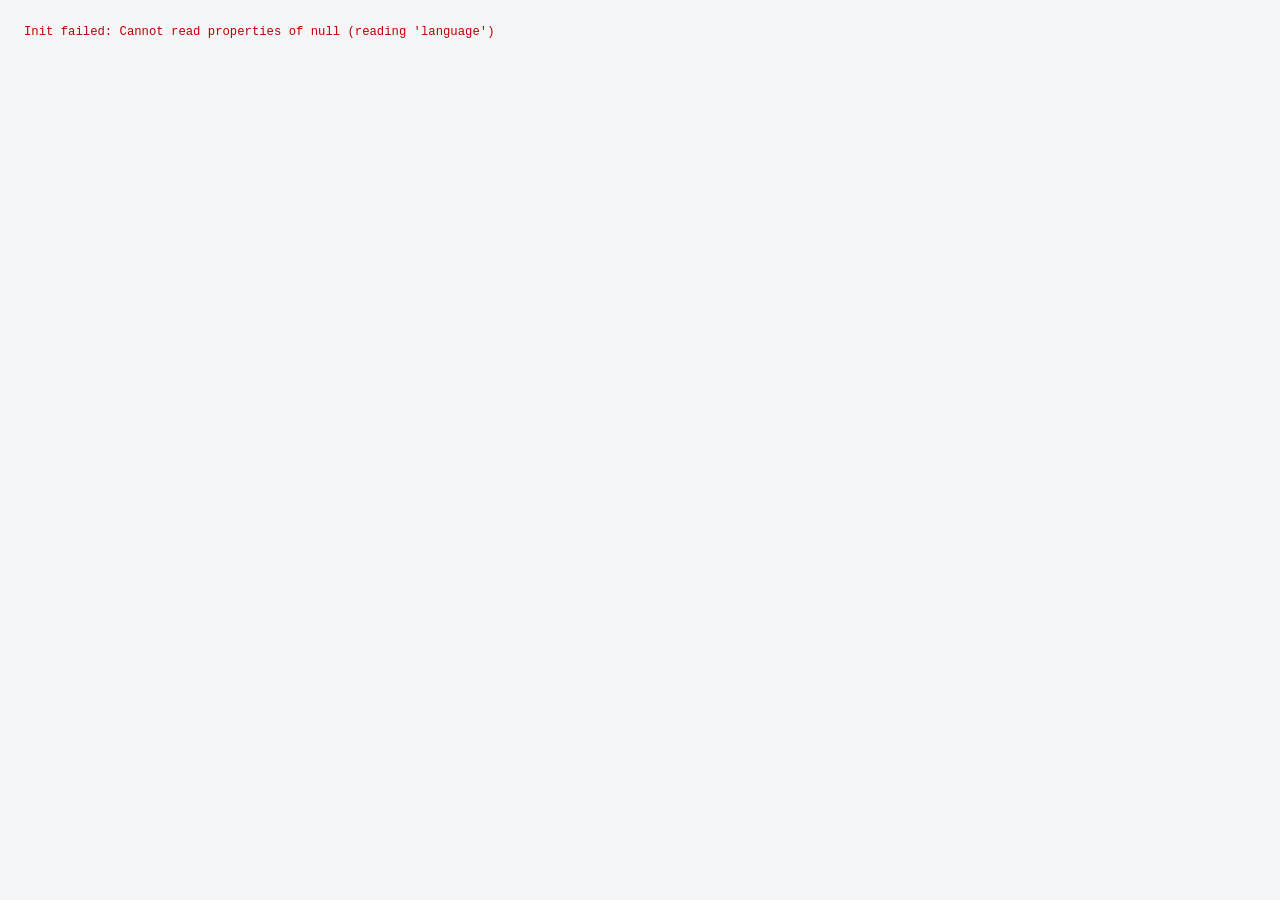
<file: index.html>
<!DOCTYPE html>
<html lang="nl">
<head>
  <meta charset="UTF-8">
  <meta name="viewport" content="width=device-width, initial-scale=1.0">
  <title>signCollect — menu beta</title>
  <link rel="stylesheet" href="https://cdn.jsdelivr.net/npm/bootstrap@5.3.2/dist/css/bootstrap.min.css">
  <link rel="stylesheet" href="https://cdnjs.cloudflare.com/ajax/libs/font-awesome/6.5.1/css/all.min.css">
  <link rel="stylesheet" href="css/theme.css">
  <link rel="stylesheet" href="css/filters.css">
  <link rel="stylesheet" href="css/table.css">
  <link rel="stylesheet" href="css/modals.css">
  <link rel="stylesheet" href="css/video.css">
  <link rel="stylesheet" href="css/wizard.css">
</head>
<body>

<header class="app-header">
  <button class="btn-burger" id="burgerBtn" aria-label="Menu" title="Menu">
    <i class="fas fa-bars"></i>
  </button>
  <div class="brand">
    <i class="fas fa-hands-asl-interpreting"></i>
    <span>signCollect</span>
    <span class="tag" id="contextTag">Signio</span>
  </div>
  <div class="context-toggle" role="tablist" aria-label="Bron">
    <button type="button" class="ctx-opt" data-ctx="signbank" role="tab"><i class="fas fa-database"></i> Signbank</button>
    <button type="button" class="ctx-opt active" data-ctx="signio" role="tab"><i class="fas fa-bolt"></i> Signio</button>
  </div>
  <div id="datasetSwitcher" class="dataset-switcher" hidden></div>
  <div class="user">
    <span id="userBadge"></span>
    <a class="btn-logout" href="/logout.html" data-i18n-attr="title:menu.logout" title="Uitloggen"><i class="fas fa-sign-out-alt"></i></a>
  </div>
</header>

<aside class="nav-drawer hidden" id="navDrawer" aria-hidden="true">
  <header class="nav-drawer-head">
    <span><i class="fas fa-compass"></i> <span data-i18n="menu.title">Navigatie</span></span>
    <button class="close" data-drawer-close>&times;</button>
  </header>
  <nav class="nav-drawer-body">
    <section>
      <h4 data-i18n="menu.section.main">Hoofdmenu</h4>
      <a href="#glos-wizard" id="navGlosWizard"><i class="fas fa-wand-magic-sparkles"></i> <span data-i18n="menu.item.glos_wizard">Glos Wizard</span></a>
      <a href="https://signcollect.nl/videoFix/index.html"><i class="fas fa-crop"></i> <span data-i18n="menu.item.video_crop">Video Crop fix</span></a>
      <a href="https://signcollect.nl/studioIndex/"><i class="fas fa-clapperboard"></i> <span data-i18n="menu.item.studio">Studio Videos</span></a>
      <a href="https://mocap.signcollect.nl"><i class="fas fa-bullseye"></i> <span data-i18n="menu.item.mocap">Motion Capture</span></a>
      <a href="https://signcollect.nl/zin/zinnen.html"><i class="fas fa-comment"></i> <span data-i18n="menu.item.zinnen">Zinnen Interface</span></a>
      <a href="https://signcollect.nl/nmm/fastView.html"><i class="fas fa-face-smile"></i> <span data-i18n="menu.item.nmm">NMM Site</span></a>
      <a href="https://signcollect.nl/hh/index.html"><i class="fas fa-heart-pulse"></i> <span data-i18n="menu.item.hh">Health Holland Interface</span></a>
      <a href="https://signcollect.nl/downloadVideos/downloadThemaVideo.html"><i class="fas fa-download"></i> <span data-i18n="menu.item.downloader">Video Downloader</span></a>
    </section>

    <section>
      <h4 data-i18n="menu.section.manage">Beheer</h4>
      <a href="https://signcollect.nl/menu_beta/labels_add.html"><i class="fas fa-tags"></i> <span data-i18n="menu.item.labels">Labels toevoegen</span></a>
      <a href="https://signcollect.nl/menu_beta/batch_add.html"><i class="fas fa-stream"></i> <span data-i18n="menu.item.batch">Batch toevoegen</span></a>
      <a href="https://signcollect.nl/themas.html"><i class="fas fa-folder-tree"></i> <span data-i18n="menu.item.themas">Themas Aanpassen</span></a>
    </section>

    <section class="admin-only" hidden>
      <h4 data-i18n="menu.section.admin">Admin</h4>
      <a href="https://signcollect.nl/menu_beta/users.html"><i class="fas fa-users-gear"></i> <span data-i18n="menu.item.users">Gebruikers Beheren</span></a>
      <a href="https://signcollect.nl/menu_beta/signbank.php"><i class="fas fa-right-left"></i> <span>Signbank koppeling</span></a>
    </section>

    <section class="gomer-only" hidden>
      <h4 data-i18n="menu.section.stats">Statistieken</h4>
      <a href="https://signcollect.nl/menu_beta/activity.html"><i class="fas fa-chart-line"></i> <span data-i18n="menu.item.user_stats">Gebruikersactiviteit</span></a>
    </section>

    <section>
      <h4 data-i18n="menu.section.account">Account</h4>
      <a href="#" id="navChangePassword"><i class="fas fa-key"></i> <span data-i18n="menu.change_password">Wachtwoord wijzigen</span></a>
      <a href="#" id="navLogout" class="logout"><i class="fas fa-sign-out-alt"></i> <span data-i18n="menu.logout">Uitloggen</span></a>
    </section>
  </nav>
</aside>
<div class="nav-drawer-overlay hidden" id="navDrawerOverlay"></div>

<main>
  <section class="filter-bar">
    <div class="search">
      <i class="fas fa-search"></i>
      <input type="text" id="searchInput" placeholder="Zoek op glos, EN, of senses…" autocomplete="off" data-i18n-attr="placeholder:filter.search.placeholder">
    </div>
    <div class="filter-group">
      <label data-i18n="filter.owner">Eigenaar</label>
      <select id="ownerSelect"></select>
    </div>
    <div class="filter-group">
      <label data-i18n="filter.sort">Sortering</label>
      <select id="sortSelect">
        <option value="glos_az" selected data-i18n="filter.sort.glos_az">Glos A → Z</option>
        <option value="glos_za" data-i18n="filter.sort.glos_za">Glos Z → A</option>
        <option value="latest_capture" data-i18n="filter.sort.latest_capture">Laatste opname eerst</option>
        <option value="oldest_capture" data-i18n="filter.sort.oldest_capture">Oudste opname eerst</option>
        <option value="newest" data-i18n="filter.sort.newest">Nieuwste eerst</option>
        <option value="oldest" data-i18n="filter.sort.oldest">Oudste eerst</option>
      </select>
    </div>
    <div class="filter-group">
      <label data-i18n="filter.thema">Thema</label>
      <select id="themaSelect"><option value="" data-i18n="multi.all">— alle —</option></select>
    </div>
    <div class="filter-group multi">
      <label data-i18n="filter.label">Labels</label>
      <details class="multi-select" id="labelsMulti">
        <summary><span class="multi-summary">— alle —</span></summary>
        <div class="multi-list"></div>
      </details>
    </div>
    <div class="filter-group multi">
      <label data-i18n="filter.status">Status</label>
      <details class="multi-select" id="statusMulti">
        <summary><span class="multi-summary">— alle —</span></summary>
        <div class="multi-list">
          <label><input type="checkbox" value="hidden"> <span data-i18n="filter.status.hidden">Verborgen</span></label>
          <label><input type="checkbox" value="no_label"> <span data-i18n="filter.status.no_label">Geen label</span></label>
          <label><input type="checkbox" value="no_thema"> <span data-i18n="filter.status.no_thema">Geen thema</span></label>
          <label><input type="checkbox" value="no_zelfopname"> <span data-i18n="filter.status.no_zelfopname">Geen zelfopname</span></label>
          <label><input type="checkbox" value="has_zelfopname"> <span data-i18n="filter.status.has_zelfopname">Heeft zelfopname</span></label>
          <label><input type="checkbox" value="no_studio_video"> <span data-i18n="filter.status.no_studio_video">Geen studio video</span></label>
          <label><input type="checkbox" value="has_studio_video"> <span data-i18n="filter.status.has_studio_video">Heeft studio opname</span></label>
          <label><input type="checkbox" value="extern_duplicate"> <span data-i18n="filter.status.extern_duplicate">Extern duplicaat</span></label>
        </div>
      </details>
    </div>
    <button class="btn btn-primary btn-add" id="addGlossBtn"><i class="fas fa-plus"></i> <span data-i18n="add.title">Nieuwe glos</span></button>
  </section>

  <section class="result-meta">
    <span id="resultMeta">Laden…</span>
    <span class="spacer"></span>
    <button class="btn btn-link btn-sm" id="resetFiltersBtn"><i class="fas fa-rotate-left"></i> <span data-i18n="filter.reset">Reset filters</span></button>
  </section>

  <section class="table-wrap">
    <div id="glossList" class="gloss-list"></div>
    <div class="empty-state" id="emptyState" style="display:none">
      <i class="fas fa-folder-open"></i>
      <p data-i18n="empty.hint">Geen glossen gevonden voor deze filters.</p>
    </div>
  </section>

  <nav class="pager" id="pager"></nav>
</main>

<!-- Add gloss modal -->
<div class="modal-backdrop hidden" id="addModal">
  <div class="modal">
    <header><h3 data-i18n="add.title">Nieuwe glos</h3><button class="close" data-close>&times;</button></header>
    <form id="addForm">
      <label><span class="add-form-label-glos-local">Glos NL</span> <span class="req">*</span><input name="glos" required maxlength="255"></label>
      <label>Glos EN <span class="req">*</span><input name="glos_engels" required maxlength="255"></label>
      <label>Thema<input name="thema" list="themaList" maxlength="255"><datalist id="themaList"></datalist></label>
      <label>Labels<details class="multi-select compact" id="addLabelsMulti">
        <summary><span class="multi-summary">— geen —</span></summary>
        <div class="multi-list"></div>
      </details></label>
      <label><span class="add-form-label-senses-local">Senses NL</span><div class="senses-editor" data-name="senses"></div></label>
      <label>Senses EN<div class="senses-editor" data-name="sensesEngels"></div></label>
      <footer>
        <button type="button" class="btn" data-close data-i18n="btn.cancel">Annuleren</button>
        <button type="submit" class="btn btn-primary" data-i18n="add.submit">Aanmaken</button>
      </footer>
    </form>
  </div>
</div>

<!-- Change password modal -->
<div class="modal-backdrop hidden" id="passwordModal">
  <div class="modal">
    <header><h3 data-i18n="password.title">Wachtwoord wijzigen</h3><button class="close" data-close>&times;</button></header>
    <form id="passwordForm">
      <label><span data-i18n="password.current">Huidig wachtwoord</span> <span class="req">*</span><input type="password" name="current" required autocomplete="current-password"></label>
      <label><span data-i18n="password.new">Nieuw wachtwoord</span> <span class="req">*</span><input type="password" name="new" required minlength="8" maxlength="255" autocomplete="new-password"></label>
      <label><span data-i18n="password.repeat">Herhaal nieuw wachtwoord</span> <span class="req">*</span><input type="password" name="repeat" required minlength="8" maxlength="255" autocomplete="new-password"></label>
      <footer>
        <button type="button" class="btn" data-close data-i18n="btn.cancel">Annuleren</button>
        <button type="submit" class="btn btn-primary" data-i18n="btn.save">Opslaan</button>
      </footer>
    </form>
  </div>
</div>

<!-- Record video modal -->
<div class="modal-backdrop hidden" id="recordModal">
  <div class="modal">
    <header><h3 data-i18n="record.title">Zelfopname</h3><button class="close" data-close>&times;</button></header>
    <div class="record-body">
      <video id="recordPreview" autoplay muted playsinline></video>
      <div class="record-meta"><span id="recordStatus" data-i18n="record.status.ready">Klaar</span><span id="recordTimer">0:00</span></div>
    </div>
    <footer>
      <button type="button" class="btn" data-close data-i18n="btn.cancel">Annuleren</button>
      <button type="button" class="btn btn-danger" id="recordToggle"><i class="fas fa-circle"></i> Opname starten</button>
      <!-- "Opname starten" is set dynamically by JS -->
    </footer>
  </div>
</div>

<!-- Signbank push modal -->
<div class="modal-backdrop hidden" id="signbankModal">
  <div class="modal large">
    <header>
      <h3 id="signbankTitle">Push naar Signbank</h3>
      <button class="close" data-close>&times;</button>
    </header>
    <div class="signbank-body" id="signbankBody"></div>
    <footer>
      <span class="signbank-status" id="signbankFooterStatus"></span>
      <button type="button" class="btn" id="signbankRetryBtn" data-i18n="sb.btn.retry">Opnieuw verzenden</button>
      <button type="button" class="btn" data-close data-i18n="btn.close">Sluiten</button>
    </footer>
  </div>
</div>

<!-- Signbank compare modal -->
<div class="modal-backdrop hidden" id="sbCompareModal">
  <div class="modal large">
    <header>
      <h3 id="sbCompareTitle">Vergelijking met Signbank</h3>
      <button class="close" data-close>&times;</button>
    </header>
    <div class="sb-compare-body" id="sbCompareBody"></div>
    <footer>
      <span class="signbank-status" id="sbCompareStatus"></span>
      <a class="btn btn-link" id="sbCompareOpenLink" target="_blank" rel="noopener" hidden>
        <i class="fas fa-arrow-up-right-from-square"></i> <span data-i18n="sb.btn.open_in_signbank">Open in Signbank</span>
      </a>
      <button type="button" class="btn btn-primary" id="sbPushDiffBtn" hidden>
        <i class="fas fa-arrow-right-arrow-left"></i> <span data-i18n="sb.btn.push_diff">Push verschillen → Signbank</span>
      </button>
      <button type="button" class="btn" id="sbForcePushBtn" hidden>
        <i class="fas fa-cloud-arrow-up"></i> <span data-i18n="sb.btn.force_push">Push alles → Signbank</span>
      </button>
      <button type="button" class="btn" id="sbForcePullBtn" hidden>
        <i class="fas fa-cloud-arrow-down"></i> <span data-i18n="sb.btn.force_pull">Pull alles ← Signbank</span>
      </button>
      <button type="button" class="btn" data-close data-i18n="btn.close">Sluiten</button>
    </footer>
  </div>
</div>

<!-- Glos Wizard modal -->
<div class="modal-backdrop hidden" id="glosWizardModal">
  <div class="modal large">
    <header>
      <h3><i class="fas fa-wand-magic-sparkles"></i> <span data-i18n="wizard.title">Glos Wizard</span></h3>
      <button class="close" data-close>&times;</button>
    </header>
    <div class="wizard-body">
      <div class="wizard-controls">
        <label class="wizard-field wizard-field-list">
          <span data-i18n="wizard.list">Glos lijst</span>
          <textarea id="wizardBatchList" rows="3"
            placeholder="" data-i18n-attr="placeholder:wizard.list.placeholder"></textarea>
        </label>
        <label class="wizard-field">
          <span data-i18n="wizard.glos">Glos</span>
          <input type="text" id="wizardGlosInput" autocomplete="off"
            placeholder="" data-i18n-attr="placeholder:wizard.glos.placeholder">
        </label>
        <div class="wizard-actions">
          <button type="button" class="btn" id="wizardSearchBtn">
            <i class="fas fa-search"></i> <span data-i18n="wizard.btn.search">Zoeken</span>
          </button>
          <button type="button" class="btn" id="wizardBatchStartBtn" data-i18n="wizard.btn.batch_start">Batch activeren</button>
          <button type="button" class="btn" id="wizardBatchNextBtn" hidden data-i18n="wizard.btn.batch_next">Volgende</button>
          <button type="button" class="btn btn-primary" id="wizardCreateBtn">
            <i class="fas fa-plus"></i> <span class="label" data-i18n="wizard.btn.create">Als nieuwe glos toevoegen</span>
          </button>
        </div>
      </div>
      <div class="wizard-status">
        <span class="wizard-message" id="wizardMessage"></span>
        <span class="wizard-progress" id="wizardBatchProgress"></span>
      </div>
      <div class="wizard-results" id="wizardResults">
        <div class="empty-state">
          <i class="fas fa-magnifying-glass"></i>
          <p data-i18n="wizard.hint">Zoek een woord om te zien of het gebaar al bestaat.</p>
        </div>
      </div>
    </div>
    <footer>
      <button type="button" class="btn" data-close data-i18n="btn.close">Sluiten</button>
    </footer>
  </div>
</div>

<!-- Phonology editor modal -->
<div class="modal-backdrop hidden" id="phonologyModal">
  <div class="modal large">
    <header>
      <h3 id="phonologyTitle">Fonologie</h3>
      <button class="close" data-close>&times;</button>
    </header>
    <div id="phonologyBody"></div>
    <footer>
      <span class="phono-status" id="phonologyStatus"></span>
      <button type="button" class="btn" data-close data-i18n="btn.close">Sluiten</button>
    </footer>
  </div>
</div>

<!-- Studio video viewer modal -->
<div class="modal-backdrop hidden" id="studioModal">
  <div class="modal large">
    <header>
      <h3 id="studioTitle">Studio video's</h3>
      <button class="close" data-close>&times;</button>
    </header>
    <div class="studio-list" id="studioList"></div>
    <footer>
      <span class="studio-count" id="studioCount"></span>
      <button type="button" class="btn" data-close data-i18n="btn.close">Sluiten</button>
    </footer>
  </div>
</div>

<!-- Notes modal -->
<div class="modal-backdrop hidden" id="notesModal">
  <div class="modal">
    <header>
      <h3 id="notesTitle" data-i18n="notes.title">Notities</h3>
      <button class="close" data-close>&times;</button>
    </header>
    <div class="notes-thread" id="notesThread"></div>
    <form id="notesAddForm" class="notes-add-form">
      <textarea id="notesAddInput" rows="2" maxlength="5000"
        placeholder="" data-i18n-attr="placeholder:notes.placeholder"></textarea>
      <button type="submit" class="btn btn-primary" data-i18n="notes.submit">Plaatsen</button>
    </form>
  </div>
</div>

<!-- Logbook modal -->
<div class="modal-backdrop hidden" id="logbookModal">
  <div class="modal">
    <header>
      <h3 id="logbookTitle" data-i18n="logbook.title">Logboek</h3>
      <button class="close" data-close>&times;</button>
    </header>
    <div class="logbook-list" id="logbookList"></div>
    <footer>
      <button type="button" class="btn" data-close data-i18n="btn.close">Sluiten</button>
    </footer>
  </div>
</div>

<!-- Confirm delete modal -->
<div class="modal-backdrop hidden" id="confirmModal">
  <div class="modal small">
    <header><h3 id="confirmTitle" data-i18n="confirm.title">Weet je het zeker?</h3><button class="close" data-close>&times;</button></header>
    <div class="confirm-body" id="confirmBody"></div>
    <footer>
      <button type="button" class="btn" data-close data-i18n="confirm.no">Annuleren</button>
      <button type="button" class="btn btn-danger" id="confirmOk" data-i18n="confirm.yes">Ja, doorgaan</button>
    </footer>
  </div>
</div>

<button type="button" class="overscroll-drop top" id="overscrollTop">
  <div class="drop-shape">
    <div class="drop-water"></div>
    <i class="fas fa-arrow-up drop-icon"></i>
  </div>
  <div class="drop-label">
    <span class="drop-label-text" data-i18n="pager.prev">Vorige pagina</span>
    <span class="drop-page"></span>
  </div>
</button>
<button type="button" class="overscroll-drop bottom" id="overscrollBottom">
  <div class="drop-shape">
    <div class="drop-water"></div>
    <i class="fas fa-arrow-down drop-icon"></i>
  </div>
  <div class="drop-label">
    <span class="drop-label-text" data-i18n="pager.next">Volgende pagina</span>
    <span class="drop-page"></span>
  </div>
</button>

<div class="toast-stack" id="toastStack"></div>

<script type="module" src="js/main.js"></script>
</body>
</html>
</file>
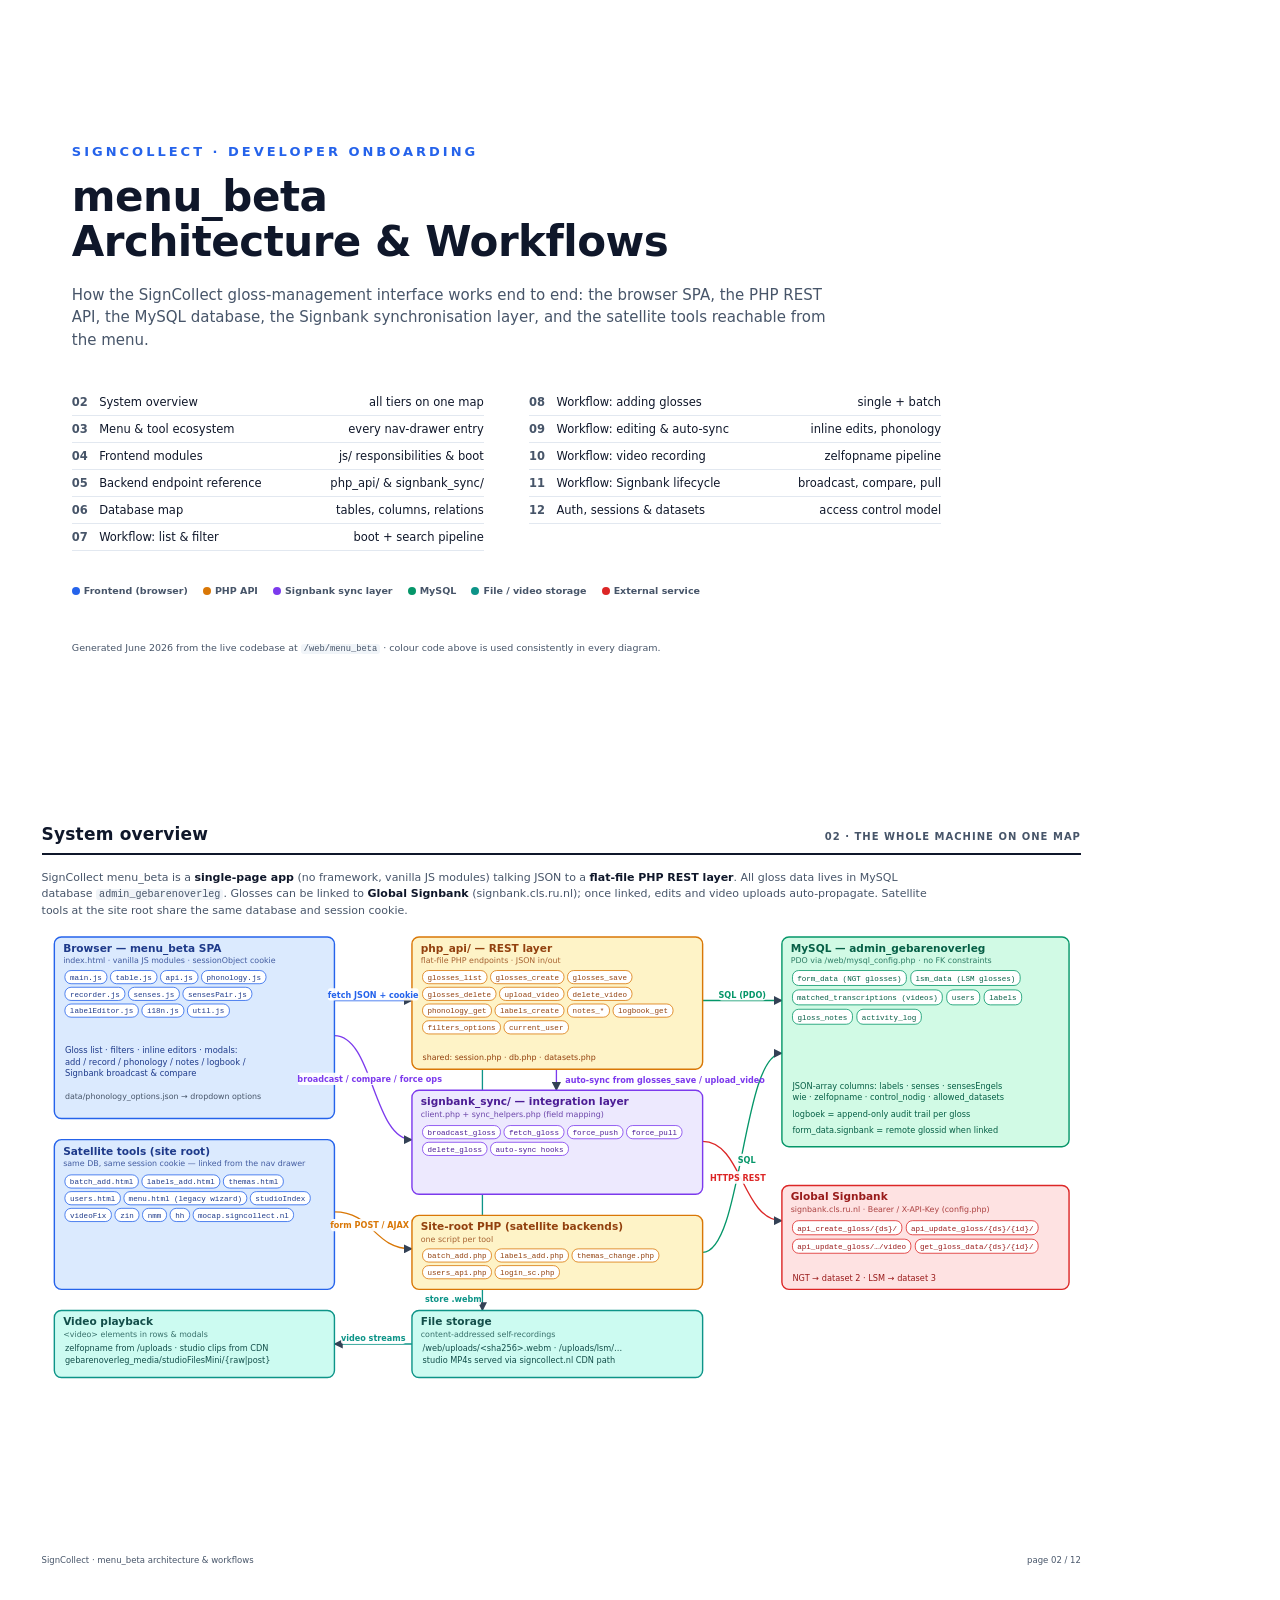
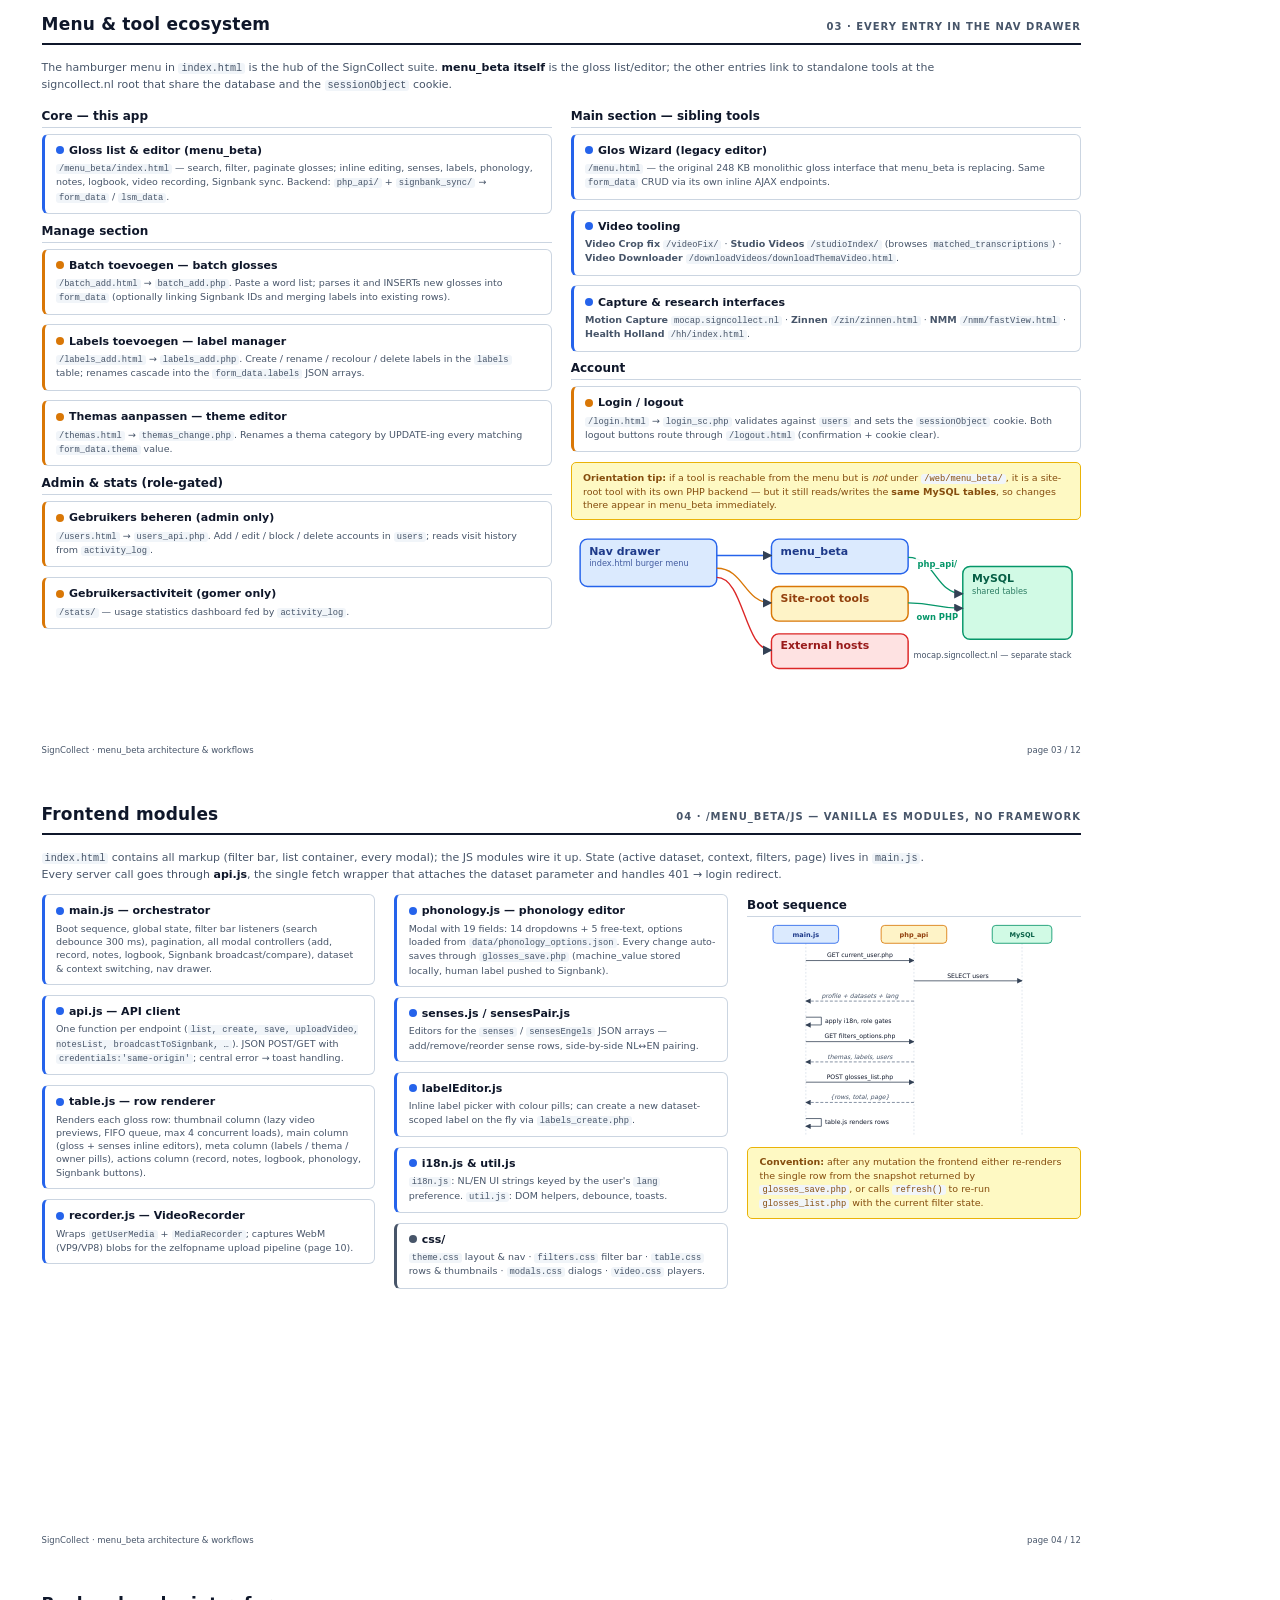
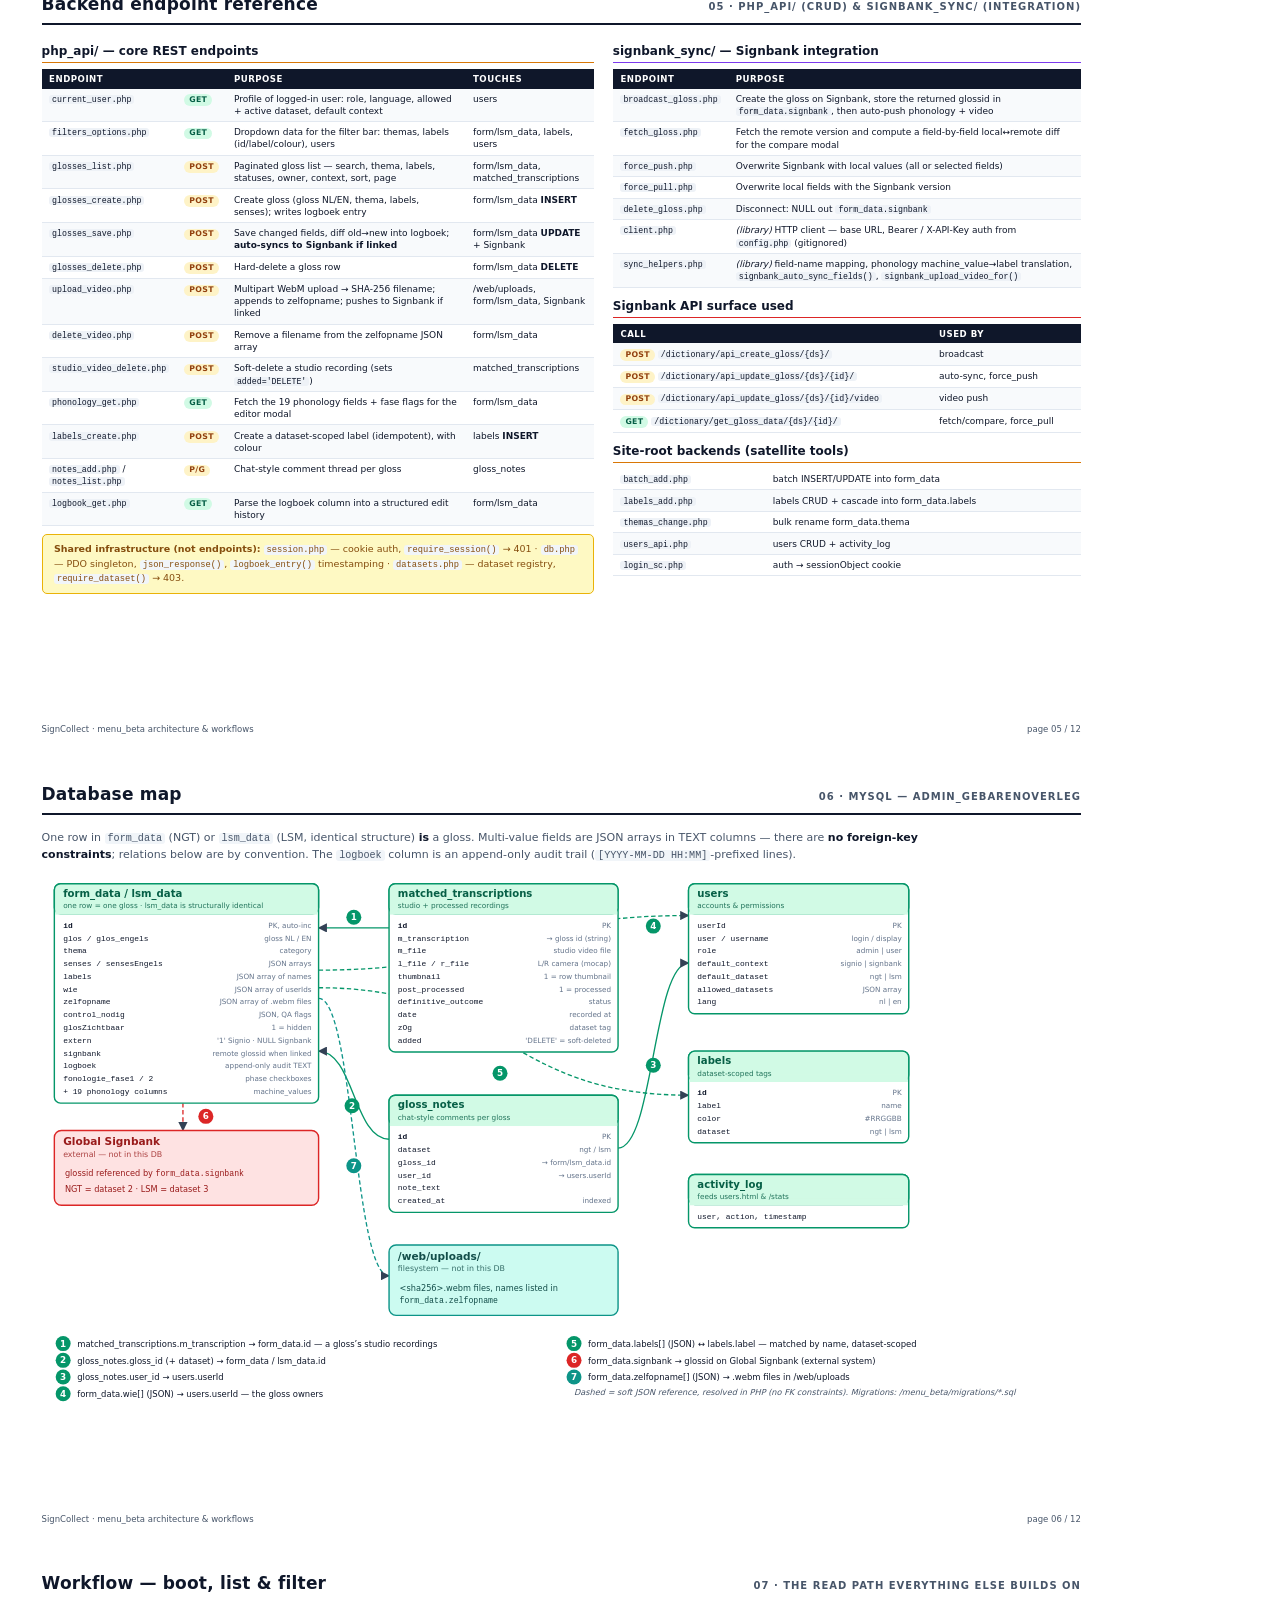
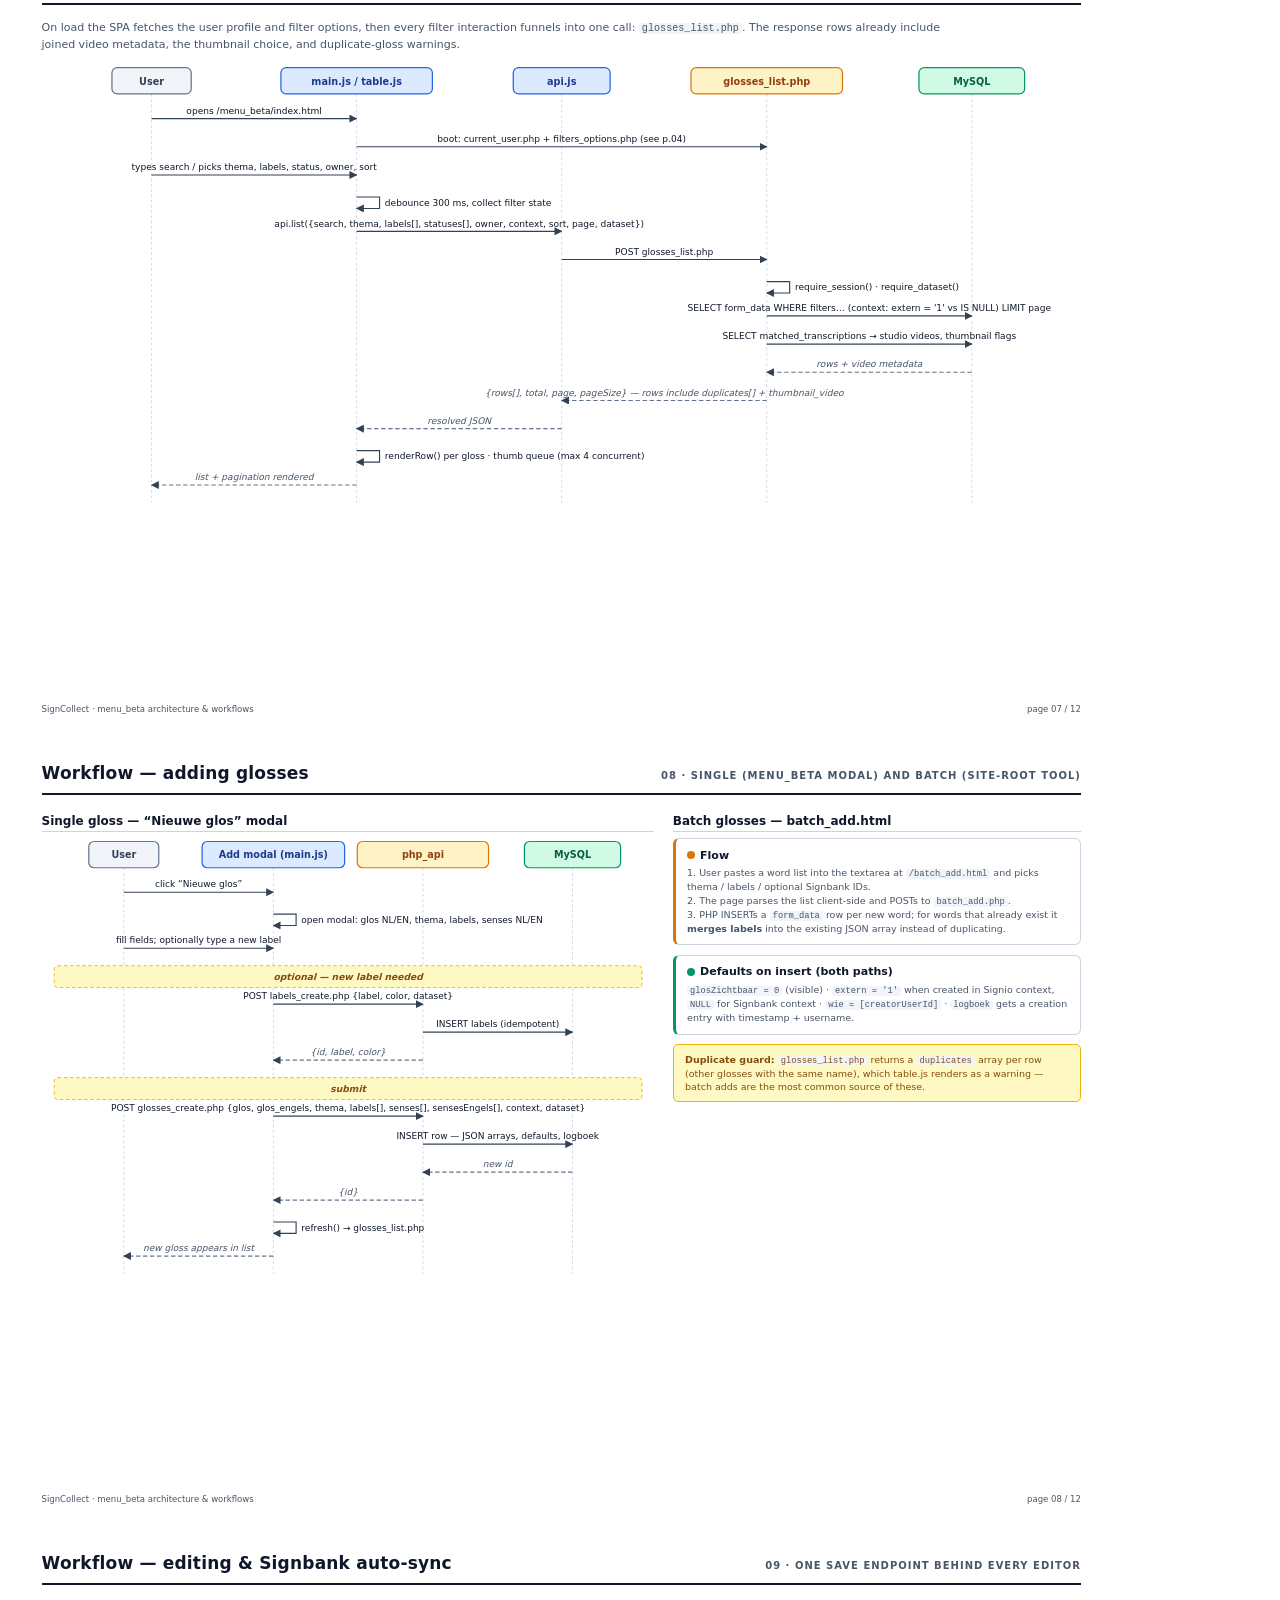
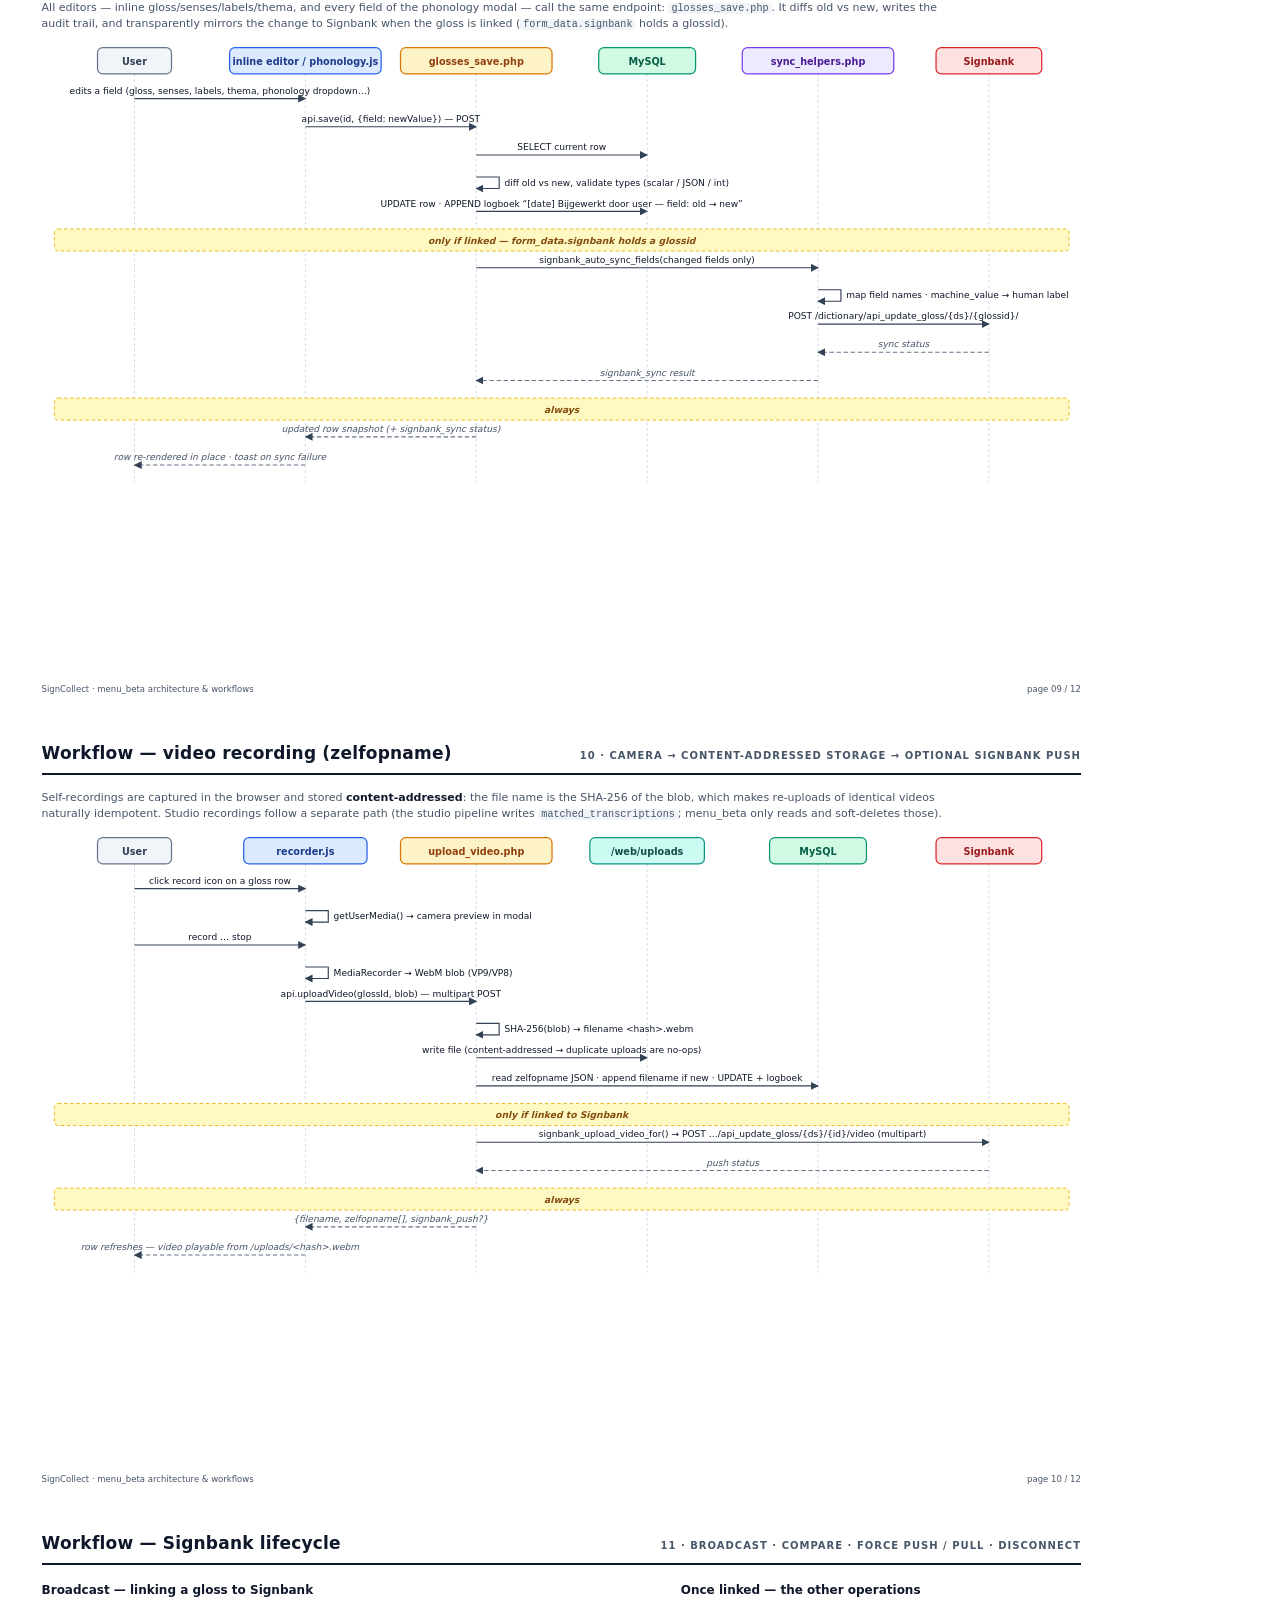
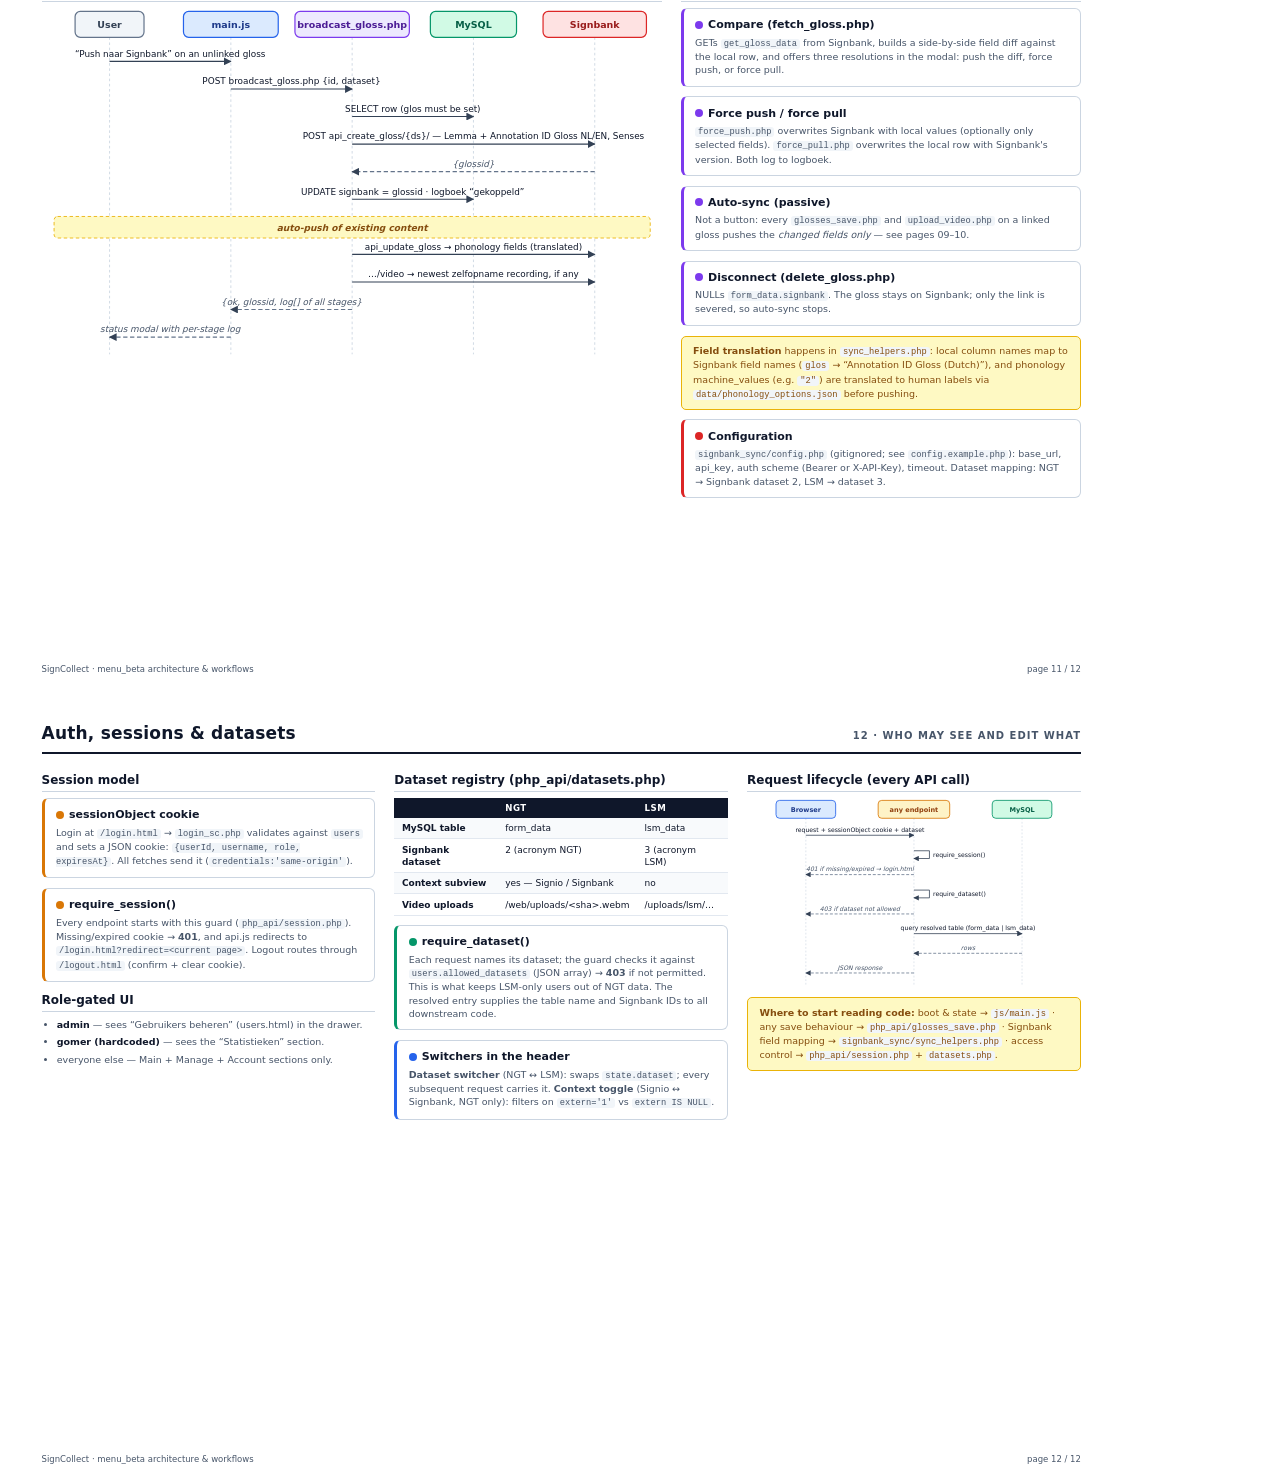
<file: docs/architecture/signcollect-architecture.html>
<!DOCTYPE html>
<html lang="en">
<head>
<meta charset="UTF-8">
<title>SignCollect menu_beta — Architecture &amp; Workflows</title>
<style>
  :root{
    --fe:#2563eb; --fe-bg:#dbeafe; --fe-t:#1e3a8a;
    --api:#d97706; --api-bg:#fef3c7; --api-t:#92400e;
    --sync:#7c3aed; --sync-bg:#ede9fe; --sync-t:#4c1d95;
    --db:#059669; --db-bg:#d1fae5; --db-t:#065f46;
    --ext:#dc2626; --ext-bg:#fee2e2; --ext-t:#991b1b;
    --fs:#0d9488; --fs-bg:#ccfbf1; --fs-t:#134e4a;
    --ink:#0f172a; --mut:#475569; --line:#cbd5e1;
  }
  *{box-sizing:border-box; margin:0; padding:0;}
  @page{ size:A4 landscape; margin:0; }
  html,body{ font-family:system-ui,-apple-system,"Segoe UI",Helvetica,Arial,sans-serif; color:var(--ink); }
  .page{ width:297mm; height:209mm; padding:9mm 11mm 7mm; page-break-after:always; position:relative; overflow:hidden; background:#fff; }
  .page:last-child{ page-break-after:auto; }

  .phead{ display:flex; justify-content:space-between; align-items:baseline; border-bottom:2.5px solid var(--ink); padding-bottom:2.5mm; margin-bottom:4mm; }
  .phead h2{ font-size:17px; letter-spacing:.2px; }
  .phead .crumb{ font-size:10px; color:var(--mut); font-weight:600; text-transform:uppercase; letter-spacing:1px; }
  .pfoot{ position:absolute; bottom:4mm; left:11mm; right:11mm; display:flex; justify-content:space-between; font-size:8.5px; color:var(--mut); }

  .lead{ font-size:11px; color:var(--mut); margin-bottom:3mm; max-width:240mm; line-height:1.45;}
  .lead b{color:var(--ink);}
  code,.mono{ font-family:ui-monospace,"SF Mono",Menlo,Consolas,monospace; font-size:.92em; background:#f1f5f9; padding:0 3px; border-radius:3px; }

  .cols{ display:flex; gap:5mm; }
  .col{ flex:1; min-width:0; }

  /* cards */
  .card{ border:1.2px solid var(--line); border-radius:6px; padding:2.4mm 3mm; margin-bottom:2.6mm; background:#fff; break-inside:avoid;}
  .card h4{ font-size:11px; margin-bottom:1.2mm; display:flex; align-items:center; gap:5px;}
  .card p{ font-size:9.5px; color:var(--mut); line-height:1.4;}
  .dot{ width:8px;height:8px;border-radius:50%; display:inline-block; flex:none;}
  .t-fe{border-left:3.5px solid var(--fe);} .t-fe .dot{background:var(--fe);}
  .t-api{border-left:3.5px solid var(--api);} .t-api .dot{background:var(--api);}
  .t-sync{border-left:3.5px solid var(--sync);} .t-sync .dot{background:var(--sync);}
  .t-db{border-left:3.5px solid var(--db);} .t-db .dot{background:var(--db);}
  .t-ext{border-left:3.5px solid var(--ext);} .t-ext .dot{background:var(--ext);}
  .t-fs{border-left:3.5px solid var(--fs);} .t-fs .dot{background:var(--fs);}

  /* tables */
  table.ref{ width:100%; border-collapse:collapse; font-size:9px; }
  table.ref th{ text-align:left; background:var(--ink); color:#fff; padding:1.3mm 2mm; font-size:8.6px; text-transform:uppercase; letter-spacing:.5px;}
  table.ref td{ padding:1.1mm 2mm; border-bottom:.6px solid #e2e8f0; vertical-align:top; line-height:1.35;}
  table.ref tr:nth-child(even) td{ background:#f8fafc; }
  table.ref code{ background:#eef2f7; white-space:nowrap;}
  .pill{ display:inline-block; font-size:7.8px; font-weight:700; padding:.5px 5px; border-radius:8px; letter-spacing:.3px;}
  .pill.get{ background:var(--db-bg); color:var(--db-t);} .pill.post{ background:var(--api-bg); color:var(--api-t);}

  .legend{ display:flex; gap:4mm; flex-wrap:wrap; margin:2mm 0;}
  .legend span{ font-size:9.5px; display:flex; align-items:center; gap:4px; color:var(--mut); font-weight:600;}

  svg{ display:block; width:100%; height:auto; }
  .diag{ width:100%; }

  /* cover */
  .cover{ display:flex; flex-direction:column; justify-content:center; height:100%; padding:0 8mm; }
  .cover .kicker{ font-size:13px; font-weight:700; letter-spacing:3px; text-transform:uppercase; color:var(--fe); margin-bottom:4mm;}
  .cover h1{ font-size:42px; line-height:1.08; margin-bottom:5mm; letter-spacing:-.5px;}
  .cover .sub{ font-size:15px; color:var(--mut); max-width:200mm; line-height:1.5; margin-bottom:10mm;}
  .toc{ columns:2; column-gap:12mm; max-width:230mm; font-size:11.5px; }
  .toc div{ padding:1.6mm 0; border-bottom:.7px solid #e2e8f0; display:flex; justify-content:space-between; break-inside:avoid;}
  .toc .n{ color:var(--mut); font-weight:700; margin-right:3mm;}
  .meta{ margin-top:10mm; font-size:9.5px; color:var(--mut);}

  .note{ background:#fef9c3; border:1px solid #eab308; border-radius:5px; padding:2mm 3mm; font-size:9.5px; color:#854d0e; line-height:1.4; margin-bottom:2.6mm;}
  ul.tight{ margin-left:4mm; font-size:9.5px; color:var(--mut); line-height:1.5;}
  ul.tight li{ margin-bottom:.8mm;}
  ul.tight b{color:var(--ink);}
  h3.sec{ font-size:12px; margin:1mm 0 1.6mm; border-bottom:1.5px solid var(--line); padding-bottom:1mm;}
</style>
</head>
<body>

<!-- ============================ PAGE 1 : COVER ============================ -->
<div class="page">
  <div class="cover">
    <div class="kicker">SignCollect &middot; Developer Onboarding</div>
    <h1>menu_beta<br>Architecture &amp; Workflows</h1>
    <div class="sub">How the SignCollect gloss-management interface works end to end: the browser SPA, the PHP REST API, the MySQL database, the Signbank synchronisation layer, and the satellite tools reachable from the menu.</div>
    <div class="toc">
      <div><span><span class="n">02</span>System overview</span><span>all tiers on one map</span></div>
      <div><span><span class="n">03</span>Menu &amp; tool ecosystem</span><span>every nav-drawer entry</span></div>
      <div><span><span class="n">04</span>Frontend modules</span><span>js/ responsibilities &amp; boot</span></div>
      <div><span><span class="n">05</span>Backend endpoint reference</span><span>php_api/ &amp; signbank_sync/</span></div>
      <div><span><span class="n">06</span>Database map</span><span>tables, columns, relations</span></div>
      <div><span><span class="n">07</span>Workflow: list &amp; filter</span><span>boot + search pipeline</span></div>
      <div><span><span class="n">08</span>Workflow: adding glosses</span><span>single + batch</span></div>
      <div><span><span class="n">09</span>Workflow: editing &amp; auto-sync</span><span>inline edits, phonology</span></div>
      <div><span><span class="n">10</span>Workflow: video recording</span><span>zelfopname pipeline</span></div>
      <div><span><span class="n">11</span>Workflow: Signbank lifecycle</span><span>broadcast, compare, pull</span></div>
      <div><span><span class="n">12</span>Auth, sessions &amp; datasets</span><span>access control model</span></div>
    </div>
    <div class="legend" style="margin-top:9mm;">
      <span><span class="dot" style="background:var(--fe)"></span>Frontend (browser)</span>
      <span><span class="dot" style="background:var(--api)"></span>PHP API</span>
      <span><span class="dot" style="background:var(--sync)"></span>Signbank sync layer</span>
      <span><span class="dot" style="background:var(--db)"></span>MySQL</span>
      <span><span class="dot" style="background:var(--fs)"></span>File / video storage</span>
      <span><span class="dot" style="background:var(--ext)"></span>External service</span>
    </div>
    <div class="meta">Generated June 2026 from the live codebase at <code>/web/menu_beta</code> &middot; colour code above is used consistently in every diagram.</div>
  </div>
</div>

<!-- ============================ PAGE 2 : SYSTEM OVERVIEW ============================ -->
<div class="page">
  <div class="phead"><h2>System overview</h2><div class="crumb">02 · the whole machine on one map</div></div>
  <div class="lead">SignCollect menu_beta is a <b>single-page app</b> (no framework, vanilla JS modules) talking JSON to a <b>flat-file PHP REST layer</b>. All gloss data lives in MySQL database <code>admin_gebarenoverleg</code>. Glosses can be linked to <b>Global Signbank</b> (signbank.cls.ru.nl); once linked, edits and video uploads auto-propagate. Satellite tools at the site root share the same database and session cookie.</div>
  <div id="overview" class="diag"></div>
</div>

<!-- ============================ PAGE 3 : MENU MAP ============================ -->
<div class="page">
  <div class="phead"><h2>Menu &amp; tool ecosystem</h2><div class="crumb">03 · every entry in the nav drawer</div></div>
  <div class="lead">The hamburger menu in <code>index.html</code> is the hub of the SignCollect suite. <b>menu_beta itself</b> is the gloss list/editor; the other entries link to standalone tools at the signcollect.nl root that share the database and the <code>sessionObject</code> cookie.</div>
  <div class="cols">
    <div class="col">
      <h3 class="sec">Core — this app</h3>
      <div class="card t-fe"><h4><span class="dot"></span>Gloss list &amp; editor (menu_beta)</h4><p><code>/menu_beta/index.html</code> — search, filter, paginate glosses; inline editing, senses, labels, phonology, notes, logbook, video recording, Signbank sync. Backend: <code>php_api/</code> + <code>signbank_sync/</code> → <code>form_data</code> / <code>lsm_data</code>.</p></div>
      <h3 class="sec">Manage section</h3>
      <div class="card t-api"><h4><span class="dot"></span>Batch toevoegen — batch glosses</h4><p><code>/batch_add.html</code> → <code>batch_add.php</code>. Paste a word list; parses it and INSERTs new glosses into <code>form_data</code> (optionally linking Signbank IDs and merging labels into existing rows).</p></div>
      <div class="card t-api"><h4><span class="dot"></span>Labels toevoegen — label manager</h4><p><code>/labels_add.html</code> → <code>labels_add.php</code>. Create / rename / recolour / delete labels in the <code>labels</code> table; renames cascade into the <code>form_data.labels</code> JSON arrays.</p></div>
      <div class="card t-api"><h4><span class="dot"></span>Themas aanpassen — theme editor</h4><p><code>/themas.html</code> → <code>themas_change.php</code>. Renames a thema category by UPDATE-ing every matching <code>form_data.thema</code> value.</p></div>
      <h3 class="sec">Admin &amp; stats (role-gated)</h3>
      <div class="card t-api"><h4><span class="dot"></span>Gebruikers beheren (admin only)</h4><p><code>/users.html</code> → <code>users_api.php</code>. Add / edit / block / delete accounts in <code>users</code>; reads visit history from <code>activity_log</code>.</p></div>
      <div class="card t-api"><h4><span class="dot"></span>Gebruikersactiviteit (gomer only)</h4><p><code>/stats/</code> — usage statistics dashboard fed by <code>activity_log</code>.</p></div>
    </div>
    <div class="col">
      <h3 class="sec">Main section — sibling tools</h3>
      <div class="card t-fe"><h4><span class="dot"></span>Glos Wizard (legacy editor)</h4><p><code>/menu.html</code> — the original 248&nbsp;KB monolithic gloss interface that menu_beta is replacing. Same <code>form_data</code> CRUD via its own inline AJAX endpoints.</p></div>
      <div class="card t-fe"><h4><span class="dot"></span>Video tooling</h4><p><b>Video Crop fix</b> <code>/videoFix/</code> &middot; <b>Studio Videos</b> <code>/studioIndex/</code> (browses <code>matched_transcriptions</code>) &middot; <b>Video Downloader</b> <code>/downloadVideos/downloadThemaVideo.html</code>.</p></div>
      <div class="card t-fe"><h4><span class="dot"></span>Capture &amp; research interfaces</h4><p><b>Motion Capture</b> <code>mocap.signcollect.nl</code> &middot; <b>Zinnen</b> <code>/zin/zinnen.html</code> &middot; <b>NMM</b> <code>/nmm/fastView.html</code> &middot; <b>Health Holland</b> <code>/hh/index.html</code>.</p></div>
      <h3 class="sec">Account</h3>
      <div class="card t-api"><h4><span class="dot"></span>Login / logout</h4><p><code>/login.html</code> → <code>login_sc.php</code> validates against <code>users</code> and sets the <code>sessionObject</code> cookie. Both logout buttons route through <code>/logout.html</code> (confirmation + cookie clear).</p></div>
      <div class="note"><b>Orientation tip:</b> if a tool is reachable from the menu but is <i>not</i> under <code>/web/menu_beta/</code>, it is a site-root tool with its own PHP backend — but it still reads/writes the <b>same MySQL tables</b>, so changes there appear in menu_beta immediately.</div>
      <div id="menuflow" class="diag"></div>
    </div>
  </div>
</div>

<!-- ============================ PAGE 4 : FRONTEND ============================ -->
<div class="page">
  <div class="phead"><h2>Frontend modules</h2><div class="crumb">04 · /menu_beta/js — vanilla ES modules, no framework</div></div>
  <div class="lead"><code>index.html</code> contains all markup (filter bar, list container, every modal); the JS modules wire it up. State (active dataset, context, filters, page) lives in <code>main.js</code>. Every server call goes through <b>api.js</b>, the single fetch wrapper that attaches the dataset parameter and handles 401 → login redirect.</div>
  <div class="cols">
    <div class="col">
      <div class="card t-fe"><h4><span class="dot"></span>main.js — orchestrator</h4><p>Boot sequence, global state, filter bar listeners (search debounce 300&nbsp;ms), pagination, all modal controllers (add, record, notes, logbook, Signbank broadcast/compare), dataset &amp; context switching, nav drawer.</p></div>
      <div class="card t-fe"><h4><span class="dot"></span>api.js — API client</h4><p>One function per endpoint (<code>list, create, save, uploadVideo, notesList, broadcastToSignbank, …</code>). JSON POST/GET with <code>credentials:'same-origin'</code>; central error → toast handling.</p></div>
      <div class="card t-fe"><h4><span class="dot"></span>table.js — row renderer</h4><p>Renders each gloss row: thumbnail column (lazy video previews, FIFO queue, max 4 concurrent loads), main column (gloss + senses inline editors), meta column (labels / thema / owner pills), actions column (record, notes, logbook, phonology, Signbank buttons).</p></div>
      <div class="card t-fe"><h4><span class="dot"></span>recorder.js — VideoRecorder</h4><p>Wraps <code>getUserMedia</code> + <code>MediaRecorder</code>; captures WebM (VP9/VP8) blobs for the zelfopname upload pipeline (page 10).</p></div>
    </div>
    <div class="col">
      <div class="card t-fe"><h4><span class="dot"></span>phonology.js — phonology editor</h4><p>Modal with 19 fields: 14 dropdowns + 5 free-text, options loaded from <code>data/phonology_options.json</code>. Every change auto-saves through <code>glosses_save.php</code> (machine_value stored locally, human label pushed to Signbank).</p></div>
      <div class="card t-fe"><h4><span class="dot"></span>senses.js / sensesPair.js</h4><p>Editors for the <code>senses</code> / <code>sensesEngels</code> JSON arrays — add/remove/reorder sense rows, side-by-side NL↔EN pairing.</p></div>
      <div class="card t-fe"><h4><span class="dot"></span>labelEditor.js</h4><p>Inline label picker with colour pills; can create a new dataset-scoped label on the fly via <code>labels_create.php</code>.</p></div>
      <div class="card t-fe"><h4><span class="dot"></span>i18n.js &amp; util.js</h4><p><code>i18n.js</code>: NL/EN UI strings keyed by the user's <code>lang</code> preference. <code>util.js</code>: DOM helpers, debounce, toasts.</p></div>
      <div class="card t-fe" style="border-left-color:var(--mut)"><h4><span class="dot" style="background:var(--mut)"></span>css/</h4><p><code>theme.css</code> layout &amp; nav · <code>filters.css</code> filter bar · <code>table.css</code> rows &amp; thumbnails · <code>modals.css</code> dialogs · <code>video.css</code> players.</p></div>
    </div>
    <div class="col">
      <h3 class="sec">Boot sequence</h3>
      <div id="bootflow" class="diag"></div>
      <div class="note" style="margin-top:2.5mm"><b>Convention:</b> after any mutation the frontend either re-renders the single row from the snapshot returned by <code>glosses_save.php</code>, or calls <code>refresh()</code> to re-run <code>glosses_list.php</code> with the current filter state.</div>
    </div>
  </div>
</div>

<!-- ============================ PAGE 5 : ENDPOINTS ============================ -->
<div class="page">
  <div class="phead"><h2>Backend endpoint reference</h2><div class="crumb">05 · php_api/ (CRUD) &amp; signbank_sync/ (integration)</div></div>
  <div class="cols">
    <div class="col" style="flex:1.18">
      <h3 class="sec" style="border-color:var(--api)">php_api/ — core REST endpoints</h3>
      <table class="ref">
        <tr><th style="width:34mm">Endpoint</th><th style="width:9mm"></th><th>Purpose</th><th style="width:34mm">Touches</th></tr>
        <tr><td><code>current_user.php</code></td><td><span class="pill get">GET</span></td><td>Profile of logged-in user: role, language, allowed + active dataset, default context</td><td>users</td></tr>
        <tr><td><code>filters_options.php</code></td><td><span class="pill get">GET</span></td><td>Dropdown data for the filter bar: themas, labels (id/label/colour), users</td><td>form/lsm_data, labels, users</td></tr>
        <tr><td><code>glosses_list.php</code></td><td><span class="pill post">POST</span></td><td>Paginated gloss list — search, thema, labels, statuses, owner, context, sort, page</td><td>form/lsm_data, matched_transcriptions</td></tr>
        <tr><td><code>glosses_create.php</code></td><td><span class="pill post">POST</span></td><td>Create gloss (gloss NL/EN, thema, labels, senses); writes logboek entry</td><td>form/lsm_data <b>INSERT</b></td></tr>
        <tr><td><code>glosses_save.php</code></td><td><span class="pill post">POST</span></td><td>Save changed fields, diff old→new into logboek; <b>auto-syncs to Signbank if linked</b></td><td>form/lsm_data <b>UPDATE</b> + Signbank</td></tr>
        <tr><td><code>glosses_delete.php</code></td><td><span class="pill post">POST</span></td><td>Hard-delete a gloss row</td><td>form/lsm_data <b>DELETE</b></td></tr>
        <tr><td><code>upload_video.php</code></td><td><span class="pill post">POST</span></td><td>Multipart WebM upload → SHA-256 filename; appends to zelfopname; pushes to Signbank if linked</td><td>/web/uploads, form/lsm_data, Signbank</td></tr>
        <tr><td><code>delete_video.php</code></td><td><span class="pill post">POST</span></td><td>Remove a filename from the zelfopname JSON array</td><td>form/lsm_data</td></tr>
        <tr><td><code>studio_video_delete.php</code></td><td><span class="pill post">POST</span></td><td>Soft-delete a studio recording (sets <code>added='DELETE'</code>)</td><td>matched_transcriptions</td></tr>
        <tr><td><code>phonology_get.php</code></td><td><span class="pill get">GET</span></td><td>Fetch the 19 phonology fields + fase flags for the editor modal</td><td>form/lsm_data</td></tr>
        <tr><td><code>labels_create.php</code></td><td><span class="pill post">POST</span></td><td>Create a dataset-scoped label (idempotent), with colour</td><td>labels <b>INSERT</b></td></tr>
        <tr><td><code>notes_add.php</code> / <code>notes_list.php</code></td><td><span class="pill post">P/G</span></td><td>Chat-style comment thread per gloss</td><td>gloss_notes</td></tr>
        <tr><td><code>logbook_get.php</code></td><td><span class="pill get">GET</span></td><td>Parse the logboek column into a structured edit history</td><td>form/lsm_data</td></tr>
      </table>
      <div class="note" style="margin-top:2mm"><b>Shared infrastructure (not endpoints):</b> <code>session.php</code> — cookie auth, <code>require_session()</code> → 401 · <code>db.php</code> — PDO singleton, <code>json_response()</code>, <code>logboek_entry()</code> timestamping · <code>datasets.php</code> — dataset registry, <code>require_dataset()</code> → 403.</div>
    </div>
    <div class="col">
      <h3 class="sec" style="border-color:var(--sync)">signbank_sync/ — Signbank integration</h3>
      <table class="ref">
        <tr><th style="width:30mm">Endpoint</th><th>Purpose</th></tr>
        <tr><td><code>broadcast_gloss.php</code></td><td>Create the gloss on Signbank, store the returned glossid in <code>form_data.signbank</code>, then auto-push phonology + video</td></tr>
        <tr><td><code>fetch_gloss.php</code></td><td>Fetch the remote version and compute a field-by-field local↔remote diff for the compare modal</td></tr>
        <tr><td><code>force_push.php</code></td><td>Overwrite Signbank with local values (all or selected fields)</td></tr>
        <tr><td><code>force_pull.php</code></td><td>Overwrite local fields with the Signbank version</td></tr>
        <tr><td><code>delete_gloss.php</code></td><td>Disconnect: NULL out <code>form_data.signbank</code></td></tr>
        <tr><td><code>client.php</code></td><td><i>(library)</i> HTTP client — base URL, Bearer / X-API-Key auth from <code>config.php</code> (gitignored)</td></tr>
        <tr><td><code>sync_helpers.php</code></td><td><i>(library)</i> field-name mapping, phonology machine_value→label translation, <code>signbank_auto_sync_fields()</code>, <code>signbank_upload_video_for()</code></td></tr>
      </table>
      <h3 class="sec" style="border-color:var(--ext); margin-top:3mm">Signbank API surface used</h3>
      <table class="ref">
        <tr><th>Call</th><th>Used by</th></tr>
        <tr><td><span class="pill post">POST</span> <code>/dictionary/api_create_gloss/{ds}/</code></td><td>broadcast</td></tr>
        <tr><td><span class="pill post">POST</span> <code>/dictionary/api_update_gloss/{ds}/{id}/</code></td><td>auto-sync, force_push</td></tr>
        <tr><td><span class="pill post">POST</span> <code>/dictionary/api_update_gloss/{ds}/{id}/video</code></td><td>video push</td></tr>
        <tr><td><span class="pill get">GET</span> <code>/dictionary/get_gloss_data/{ds}/{id}/</code></td><td>fetch/compare, force_pull</td></tr>
      </table>
      <h3 class="sec" style="border-color:var(--api); margin-top:3mm">Site-root backends (satellite tools)</h3>
      <table class="ref">
        <tr><td><code>batch_add.php</code></td><td>batch INSERT/UPDATE into form_data</td></tr>
        <tr><td><code>labels_add.php</code></td><td>labels CRUD + cascade into form_data.labels</td></tr>
        <tr><td><code>themas_change.php</code></td><td>bulk rename form_data.thema</td></tr>
        <tr><td><code>users_api.php</code></td><td>users CRUD + activity_log</td></tr>
        <tr><td><code>login_sc.php</code></td><td>auth → sessionObject cookie</td></tr>
      </table>
    </div>
  </div>
</div>

<!-- ============================ PAGE 6 : DATABASE ============================ -->
<div class="page">
  <div class="phead"><h2>Database map</h2><div class="crumb">06 · MySQL — admin_gebarenoverleg</div></div>
  <div class="lead">One row in <code>form_data</code> (NGT) or <code>lsm_data</code> (LSM, identical structure) <b>is</b> a gloss. Multi-value fields are JSON arrays in TEXT columns — there are <b>no foreign-key constraints</b>; relations below are by convention. The <code>logboek</code> column is an append-only audit trail (<code>[YYYY-MM-DD HH:MM]</code>-prefixed lines).</div>
  <div id="erd" class="diag"></div>
</div>

<!-- ============================ PAGE 7 : LIST & FILTER ============================ -->
<div class="page">
  <div class="phead"><h2>Workflow — boot, list &amp; filter</h2><div class="crumb">07 · the read path everything else builds on</div></div>
  <div class="lead">On load the SPA fetches the user profile and filter options, then every filter interaction funnels into one call: <code>glosses_list.php</code>. The response rows already include joined video metadata, the thumbnail choice, and duplicate-gloss warnings.</div>
  <div id="seq-list" class="diag"></div>
</div>

<!-- ============================ PAGE 8 : ADD GLOSS ============================ -->
<div class="page">
  <div class="phead"><h2>Workflow — adding glosses</h2><div class="crumb">08 · single (menu_beta modal) and batch (site-root tool)</div></div>
  <div class="cols">
    <div class="col" style="flex:1.5">
      <h3 class="sec">Single gloss — “Nieuwe glos” modal</h3>
      <div id="seq-add" class="diag"></div>
    </div>
    <div class="col">
      <h3 class="sec">Batch glosses — batch_add.html</h3>
      <div class="card t-api"><h4><span class="dot"></span>Flow</h4><p>1. User pastes a word list into the textarea at <code>/batch_add.html</code> and picks thema / labels / optional Signbank IDs.<br>2. The page parses the list client-side and POSTs to <code>batch_add.php</code>.<br>3. PHP INSERTs a <code>form_data</code> row per new word; for words that already exist it <b>merges labels</b> into the existing JSON array instead of duplicating.</p></div>
      <div class="card t-db"><h4><span class="dot"></span>Defaults on insert (both paths)</h4><p><code>glosZichtbaar = 0</code> (visible) · <code>extern = '1'</code> when created in Signio context, <code>NULL</code> for Signbank context · <code>wie = [creatorUserId]</code> · <code>logboek</code> gets a creation entry with timestamp + username.</p></div>
      <div class="note"><b>Duplicate guard:</b> <code>glosses_list.php</code> returns a <code>duplicates</code> array per row (other glosses with the same name), which table.js renders as a warning — batch adds are the most common source of these.</div>
    </div>
  </div>
</div>

<!-- ============================ PAGE 9 : EDIT & AUTO-SYNC ============================ -->
<div class="page">
  <div class="phead"><h2>Workflow — editing &amp; Signbank auto-sync</h2><div class="crumb">09 · one save endpoint behind every editor</div></div>
  <div class="lead">All editors — inline gloss/senses/labels/thema, and every field of the phonology modal — call the same endpoint: <code>glosses_save.php</code>. It diffs old vs new, writes the audit trail, and transparently mirrors the change to Signbank when the gloss is linked (<code>form_data.signbank</code> holds a glossid).</div>
  <div id="seq-edit" class="diag"></div>
</div>

<!-- ============================ PAGE 10 : VIDEO ============================ -->
<div class="page">
  <div class="phead"><h2>Workflow — video recording (zelfopname)</h2><div class="crumb">10 · camera → content-addressed storage → optional Signbank push</div></div>
  <div class="lead">Self-recordings are captured in the browser and stored <b>content-addressed</b>: the file name is the SHA-256 of the blob, which makes re-uploads of identical videos naturally idempotent. Studio recordings follow a separate path (the studio pipeline writes <code>matched_transcriptions</code>; menu_beta only reads and soft-deletes those).</div>
  <div id="seq-video" class="diag"></div>
</div>

<!-- ============================ PAGE 11 : SIGNBANK ============================ -->
<div class="page">
  <div class="phead"><h2>Workflow — Signbank lifecycle</h2><div class="crumb">11 · broadcast · compare · force push / pull · disconnect</div></div>
  <div class="cols">
    <div class="col" style="flex:1.55">
      <h3 class="sec">Broadcast — linking a gloss to Signbank</h3>
      <div id="seq-broadcast" class="diag"></div>
    </div>
    <div class="col">
      <h3 class="sec">Once linked — the other operations</h3>
      <div class="card t-sync"><h4><span class="dot"></span>Compare (fetch_gloss.php)</h4><p>GETs <code>get_gloss_data</code> from Signbank, builds a side-by-side field diff against the local row, and offers three resolutions in the modal: push the diff, force push, or force pull.</p></div>
      <div class="card t-sync"><h4><span class="dot"></span>Force push / force pull</h4><p><code>force_push.php</code> overwrites Signbank with local values (optionally only selected fields). <code>force_pull.php</code> overwrites the local row with Signbank's version. Both log to logboek.</p></div>
      <div class="card t-sync"><h4><span class="dot"></span>Auto-sync (passive)</h4><p>Not a button: every <code>glosses_save.php</code> and <code>upload_video.php</code> on a linked gloss pushes the <i>changed fields only</i> — see pages 09–10.</p></div>
      <div class="card t-sync"><h4><span class="dot"></span>Disconnect (delete_gloss.php)</h4><p>NULLs <code>form_data.signbank</code>. The gloss stays on Signbank; only the link is severed, so auto-sync stops.</p></div>
      <div class="note"><b>Field translation</b> happens in <code>sync_helpers.php</code>: local column names map to Signbank field names (<code>glos</code> → “Annotation ID Gloss (Dutch)”), and phonology machine_values (e.g. <code>"2"</code>) are translated to human labels via <code>data/phonology_options.json</code> before pushing.</div>
      <div class="card t-ext"><h4><span class="dot"></span>Configuration</h4><p><code>signbank_sync/config.php</code> (gitignored; see <code>config.example.php</code>): base_url, api_key, auth scheme (Bearer or X-API-Key), timeout. Dataset mapping: NGT → Signbank dataset 2, LSM → dataset 3.</p></div>
    </div>
  </div>
</div>

<!-- ============================ PAGE 12 : AUTH ============================ -->
<div class="page">
  <div class="phead"><h2>Auth, sessions &amp; datasets</h2><div class="crumb">12 · who may see and edit what</div></div>
  <div class="cols">
    <div class="col">
      <h3 class="sec">Session model</h3>
      <div class="card t-api"><h4><span class="dot"></span>sessionObject cookie</h4><p>Login at <code>/login.html</code> → <code>login_sc.php</code> validates against <code>users</code> and sets a JSON cookie: <code>{userId, username, role, expiresAt}</code>. All fetches send it (<code>credentials:'same-origin'</code>).</p></div>
      <div class="card t-api"><h4><span class="dot"></span>require_session()</h4><p>Every endpoint starts with this guard (<code>php_api/session.php</code>). Missing/expired cookie → <b>401</b>, and api.js redirects to <code>/login.html?redirect=&lt;current page&gt;</code>. Logout routes through <code>/logout.html</code> (confirm + clear cookie).</p></div>
      <h3 class="sec" style="margin-top:3mm">Role-gated UI</h3>
      <ul class="tight">
        <li><b>admin</b> — sees “Gebruikers beheren” (users.html) in the drawer.</li>
        <li><b>gomer (hardcoded)</b> — sees the “Statistieken” section.</li>
        <li>everyone else — Main + Manage + Account sections only.</li>
      </ul>
    </div>
    <div class="col">
      <h3 class="sec">Dataset registry (php_api/datasets.php)</h3>
      <table class="ref">
        <tr><th></th><th>ngt</th><th>lsm</th></tr>
        <tr><td><b>MySQL table</b></td><td>form_data</td><td>lsm_data</td></tr>
        <tr><td><b>Signbank dataset</b></td><td>2 (acronym NGT)</td><td>3 (acronym LSM)</td></tr>
        <tr><td><b>Context subview</b></td><td>yes — Signio / Signbank</td><td>no</td></tr>
        <tr><td><b>Video uploads</b></td><td>/web/uploads/&lt;sha&gt;.webm</td><td>/uploads/lsm/…</td></tr>
      </table>
      <div class="card t-db" style="margin-top:2.5mm"><h4><span class="dot"></span>require_dataset()</h4><p>Each request names its dataset; the guard checks it against <code>users.allowed_datasets</code> (JSON array) → <b>403</b> if not permitted. This is what keeps LSM-only users out of NGT data. The resolved entry supplies the table name and Signbank IDs to all downstream code.</p></div>
      <div class="card t-fe"><h4><span class="dot"></span>Switchers in the header</h4><p><b>Dataset switcher</b> (NGT ↔ LSM): swaps <code>state.dataset</code>; every subsequent request carries it. <b>Context toggle</b> (Signio ↔ Signbank, NGT only): filters on <code>extern='1'</code> vs <code>extern IS NULL</code>.</p></div>
    </div>
    <div class="col">
      <h3 class="sec">Request lifecycle (every API call)</h3>
      <div id="seq-auth" class="diag"></div>
      <div class="note" style="margin-top:2.5mm"><b>Where to start reading code:</b> boot &amp; state → <code>js/main.js</code> · any save behaviour → <code>php_api/glosses_save.php</code> · Signbank field mapping → <code>signbank_sync/sync_helpers.php</code> · access control → <code>php_api/session.php</code> + <code>datasets.php</code>.</div>
    </div>
  </div>
</div>

<script>
/* ---------- shared drawing helpers ---------- */
const TIER = {
  fe:  {b:'#2563eb', bg:'#dbeafe', t:'#1e3a8a'},
  api: {b:'#d97706', bg:'#fef3c7', t:'#92400e'},
  sync:{b:'#7c3aed', bg:'#ede9fe', t:'#4c1d95'},
  db:  {b:'#059669', bg:'#d1fae5', t:'#065f46'},
  ext: {b:'#dc2626', bg:'#fee2e2', t:'#991b1b'},
  fs:  {b:'#0d9488', bg:'#ccfbf1', t:'#134e4a'},
  mut: {b:'#64748b', bg:'#f1f5f9', t:'#334155'}
};
const esc = s => String(s).replace(/&/g,'&amp;').replace(/</g,'&lt;').replace(/>/g,'&gt;');
const DEFS = `<defs>
  <marker id="arr" viewBox="0 0 10 10" refX="9" refY="5" markerWidth="7" markerHeight="7" orient="auto-start-reverse">
    <path d="M0,0 L10,5 L0,10 z" fill="#334155"/></marker>
  <marker id="arrL" viewBox="0 0 10 10" refX="9" refY="5" markerWidth="6" markerHeight="6" orient="auto-start-reverse">
    <path d="M0,0 L10,5 L0,10 z" fill="#64748b"/></marker>
</defs>`;

/* sequence diagram generator */
function seq(id, cfg){
  const W = cfg.w || 1180, pad = 8;
  const n = cfg.actors.length, colW = (W - pad*2)/n;
  const xs = cfg.actors.map((a,i)=> pad + colW*i + colW/2);
  const headH = 30, top = 4, stepH = cfg.stepH || 31;
  const H = top + headH + 12 + cfg.steps.length*stepH + 8;
  let g = '';
  xs.forEach(x => g += `<line x1="${x}" y1="${top+headH}" x2="${x}" y2="${H-4}" stroke="#cbd5e1" stroke-width="1" stroke-dasharray="3 3"/>`);
  cfg.actors.forEach((a,i)=>{
    const c = TIER[a.t]||TIER.fe, w = Math.min(colW-8, a.w||172);
    g += `<rect x="${xs[i]-w/2}" y="${top}" width="${w}" height="${headH}" rx="6" fill="${c.bg}" stroke="${c.b}" stroke-width="1.4"/>`;
    g += `<text x="${xs[i]}" y="${top+headH/2+1}" text-anchor="middle" dominant-baseline="middle" font-size="11" font-weight="600" fill="${c.t}">${esc(a.l)}</text>`;
  });
  let y = top + headH + 12 + stepH/2;
  for(const st of cfg.steps){
    if(st.band !== undefined){
      g += `<rect x="${pad+6}" y="${y-stepH/2+4}" width="${W-pad*2-12}" height="${stepH-7}" rx="4" fill="#fef9c3" stroke="#eab308" stroke-width="1" stroke-dasharray="4 3"/>`;
      g += `<text x="${W/2}" y="${y+2}" text-anchor="middle" dominant-baseline="middle" font-size="10.5" font-style="italic" font-weight="600" fill="#854d0e">${esc(st.band)}</text>`;
    } else if(st.f === st.t){
      const x = xs[st.f];
      g += `<path d="M ${x} ${y-7} h 26 v 13 h -26" fill="none" stroke="#334155" stroke-width="1.3" marker-end="url(#arr)"/>`;
      g += `<text x="${x+32}" y="${y}" font-size="10.3" dominant-baseline="middle" fill="#0f172a">${esc(st.l)}</text>`;
    } else {
      const x1 = xs[st.f], x2 = xs[st.t];
      const dash = st.d ? ' stroke-dasharray="5 3" stroke="#64748b"' : ' stroke="#334155"';
      g += `<line x1="${x1}" y1="${y}" x2="${x2}" y2="${y}" stroke-width="1.3"${dash} marker-end="url(#arr)"/>`;
      g += `<text x="${(x1+x2)/2}" y="${y-5.5}" text-anchor="middle" font-size="10.3" fill="${st.d?'#475569':'#0f172a'}"${st.d?' font-style="italic"':''}>${esc(st.l)}</text>`;
    }
    y += stepH;
  }
  document.getElementById(id).innerHTML =
    `<svg viewBox="0 0 ${W} ${H}" xmlns="http://www.w3.org/2000/svg">${DEFS}${g}</svg>`;
}

/* box helpers for the hand-laid diagrams */
function box(x,y,w,h,title,tier,opts={}){
  const c = TIER[tier];
  let s = `<rect x="${x}" y="${y}" width="${w}" height="${h}" rx="8" fill="${opts.plain?'#fff':c.bg}" stroke="${c.b}" stroke-width="1.6"/>`;
  s += `<text x="${x+10}" y="${y+17}" font-size="12" font-weight="700" fill="${c.t}">${esc(title)}</text>`;
  if(opts.sub) s += `<text x="${x+10}" y="${y+30}" font-size="9" fill="${c.t}" opacity=".8">${esc(opts.sub)}</text>`;
  return s;
}
function chips(x,y,w,items,tier,chipH=15,gap=4){
  const c = TIER[tier]; let s='', cx=x, cy=y;
  for(const it of items){
    const cw = it.length*5.1 + 12;
    if(cx + cw > x + w){ cx = x; cy += chipH + gap; }
    s += `<rect x="${cx}" y="${cy}" width="${cw}" height="${chipH}" rx="7" fill="#fff" stroke="${c.b}" stroke-width=".9"/>`;
    s += `<text x="${cx+cw/2}" y="${cy+chipH/2+1}" text-anchor="middle" dominant-baseline="middle" font-size="8.6" font-family="ui-monospace,Menlo,monospace" fill="${c.t}">${esc(it)}</text>`;
    cx += cw + gap;
  }
  return s;
}
function arrowParts(x1,y1,x2,y2,label,opts={}){
  const col = opts.c || '#334155';
  const dash = opts.d ? ` stroke-dasharray="5 3"` : '';
  let path;
  if(opts.via){ path = `M ${x1} ${y1} L ${opts.via[0]} ${opts.via[1]} L ${x2} ${y2}`; }
  else { const mx=(x1+x2)/2; path = `M ${x1} ${y1} C ${mx} ${y1}, ${mx} ${y2}, ${x2} ${y2}`; }
  let line = `<path d="${path}" fill="none" stroke="${col}" stroke-width="1.5"${dash} marker-end="url(#arr)"/>`;
  let lab = '';
  if(label){
    const lx = opts.lx ?? (x1+x2)/2, ly = opts.ly ?? (y1+y2)/2 - 6;
    const lw = label.length*5.0+8;
    lab += `<rect x="${lx-lw/2}" y="${ly-8}" width="${lw}" height="14" rx="3" fill="#fff" opacity=".92"/>`;
    lab += `<text x="${lx}" y="${ly}" text-anchor="middle" dominant-baseline="middle" font-size="9.2" font-weight="600" fill="${col}">${esc(label)}</text>`;
  }
  return {line, lab};
}
function arrow(x1,y1,x2,y2,label,opts={}){
  const p = arrowParts(x1,y1,x2,y2,label,opts);
  return p.line + p.lab;
}
function badge(x,y,n,col='#0f172a'){
  return `<circle cx="${x}" cy="${y}" r="8.5" fill="${col}"/>`+
         `<text x="${x}" y="${y+0.5}" text-anchor="middle" dominant-baseline="middle" font-size="10" font-weight="700" fill="#fff">${n}</text>`;
}

/* ---------- PAGE 2 : overview diagram ---------- */
(function(){
  const W=1180,H=614; let g='', lines='', labs='';
  const A = (...a)=>{ const p=arrowParts(...a); lines+=p.line; labs+=p.lab; };
  // BROWSER tier
  g += box(14,8,318,206,'Browser — menu_beta SPA','fe',{sub:'index.html · vanilla JS modules · sessionObject cookie'});
  g += chips(26,46,296,['main.js','table.js','api.js','phonology.js','recorder.js','senses.js','sensesPair.js','labelEditor.js','i18n.js','util.js'],'fe');
  g += `<text x="26" y="140" font-size="9.5" fill="#1e3a8a">Gloss list · filters · inline editors · modals:</text>`;
  g += `<text x="26" y="153" font-size="9.5" fill="#1e3a8a">add / record / phonology / notes / logbook /</text>`;
  g += `<text x="26" y="166" font-size="9.5" fill="#1e3a8a">Signbank broadcast &amp; compare</text>`;
  g += `<text x="26" y="192" font-size="9" fill="#475569">data/phonology_options.json → dropdown options</text>`;

  g += box(14,238,318,170,'Satellite tools (site root)','fe',{sub:'same DB, same session cookie — linked from the nav drawer'});
  g += chips(26,278,296,['batch_add.html','labels_add.html','themas.html','users.html','menu.html (legacy wizard)','studioIndex','videoFix','zin','nmm','hh','mocap.signcollect.nl'],'fe');

  g += box(14,432,318,76,'Video playback','fs',{sub:'<video> elements in rows & modals'});
  g += `<text x="26" y="478" font-size="9.3" fill="#134e4a">zelfopname from /uploads · studio clips from CDN</text>`;
  g += `<text x="26" y="492" font-size="9.3" fill="#134e4a">gebarenoverleg_media/studioFilesMini/{raw|post}</text>`;

  // SERVER tier
  g += box(420,8,330,150,'php_api/ — REST layer','api',{sub:'flat-file PHP endpoints · JSON in/out'});
  g += chips(432,46,306,['glosses_list','glosses_create','glosses_save','glosses_delete','upload_video','delete_video','phonology_get','labels_create','notes_*','logbook_get','filters_options','current_user'],'api');
  g += `<text x="432" y="148" font-size="9" fill="#92400e">shared: session.php · db.php · datasets.php</text>`;

  g += box(420,182,330,118,'signbank_sync/ — integration layer','sync',{sub:'client.php + sync_helpers.php (field mapping)'});
  g += chips(432,222,306,['broadcast_gloss','fetch_gloss','force_push','force_pull','delete_gloss','auto-sync hooks'],'sync');

  g += box(420,324,330,84,'Site-root PHP (satellite backends)','api',{plain:false,sub:'one script per tool'});
  g += chips(432,362,306,['batch_add.php','labels_add.php','themas_change.php','users_api.php','login_sc.php'],'api');

  g += box(420,432,330,76,'File storage','fs',{sub:'content-addressed self-recordings'});
  g += `<text x="432" y="478" font-size="9.3" fill="#134e4a">/web/uploads/&lt;sha256&gt;.webm  ·  /uploads/lsm/…</text>`;
  g += `<text x="432" y="492" font-size="9.3" fill="#134e4a">studio MP4s served via signcollect.nl CDN path</text>`;

  // DATA tier
  g += box(840,8,326,238,'MySQL — admin_gebarenoverleg','db',{sub:'PDO via /web/mysql_config.php · no FK constraints'});
  g += chips(852,46,302,['form_data (NGT glosses)','lsm_data (LSM glosses)','matched_transcriptions (videos)','users','labels','gloss_notes','activity_log'],'db',17,5);
  g += `<text x="852" y="180" font-size="9.3" fill="#065f46">JSON-array columns: labels · senses · sensesEngels</text>`;
  g += `<text x="852" y="193" font-size="9.3" fill="#065f46">wie · zelfopname · control_nodig · allowed_datasets</text>`;
  g += `<text x="852" y="212" font-size="9.3" fill="#065f46">logboek = append-only audit trail per gloss</text>`;
  g += `<text x="852" y="231" font-size="9.3" fill="#065f46">form_data.signbank = remote glossid when linked</text>`;

  g += box(840,290,326,118,'Global Signbank','ext',{sub:'signbank.cls.ru.nl · Bearer / X-API-Key (config.php)'});
  g += chips(852,330,302,['api_create_gloss/{ds}/','api_update_gloss/{ds}/{id}/','api_update_gloss/…/video','get_gloss_data/{ds}/{id}/'],'ext',16,5);
  g += `<text x="852" y="398" font-size="9.3" fill="#991b1b">NGT → dataset 2 · LSM → dataset 3</text>`;

  // arrows: lines render under the boxes, labels on top
  A(332,80,420,80,'fetch JSON + cookie',{c:'#2563eb'});
  A(332,120,420,238,'broadcast / compare / force ops',{c:'#7c3aed',lx:372,ly:170});
  A(332,320,420,362,'form POST / AJAX',{c:'#d97706',lx:372,ly:336});
  A(750,80,840,80,'SQL (PDO)',{c:'#059669'});
  A(750,366,840,140,'SQL',{c:'#059669',lx:800,ly:262});
  A(750,240,840,330,'HTTPS REST',{c:'#dc2626',lx:790,ly:282});
  A(584,158,584,182,'',{c:'#7c3aed'});
  labs += `<text x="594" y="174" font-size="9.2" font-weight="600" fill="#7c3aed">auto-sync from glosses_save / upload_video</text>`;
  A(500,158,500,432,'store .webm',{c:'#0d9488',lx:467,ly:420});
  A(420,470,332,470,'video streams',{c:'#0d9488'});

  document.getElementById('overview').innerHTML =
    `<svg viewBox="0 0 ${W} ${H}" xmlns="http://www.w3.org/2000/svg">${DEFS}${lines}${g}${labs}</svg>`;
})();

/* ---------- PAGE 3 : tiny menu flow ---------- */
(function(){
  const W=560,H=180; let g='';
  g += box(10,10,150,52,'Nav drawer','fe',{sub:'index.html burger menu'});
  g += box(220,10,150,38,'menu_beta','fe');
  g += box(220,62,150,38,'Site-root tools','api');
  g += box(220,114,150,38,'External hosts','ext');
  g += box(430,40,120,80,'MySQL','db',{sub:'shared tables'});
  g += arrow(160,28,220,28,'',{c:'#2563eb'});
  g += arrow(160,42,220,80,'',{c:'#d97706'});
  g += arrow(160,52,220,132,'',{c:'#dc2626'});
  g += arrow(370,30,430,70,'php_api/',{c:'#059669',lx:402,ly:38});
  g += arrow(370,80,430,86,'own PHP',{c:'#059669',lx:402,ly:96});
  g += `<text x="376" y="140" font-size="9" fill="#475569">mocap.signcollect.nl — separate stack</text>`;
  document.getElementById('menuflow').innerHTML =
    `<svg viewBox="0 0 ${W} ${H}" xmlns="http://www.w3.org/2000/svg">${DEFS}${g}</svg>`;
})();

/* ---------- PAGE 4 : boot flow ---------- */
seq('bootflow', { w:560, stepH:34, actors:[
    {l:'main.js', t:'fe', w:110},
    {l:'php_api', t:'api', w:110},
    {l:'MySQL', t:'db', w:100}
  ], steps:[
    {f:0,t:1,l:'GET current_user.php'},
    {f:1,t:2,l:'SELECT users'},
    {f:1,t:0,l:'profile + datasets + lang',d:1},
    {f:0,t:0,l:'apply i18n, role gates'},
    {f:0,t:1,l:'GET filters_options.php'},
    {f:1,t:0,l:'themas, labels, users',d:1},
    {f:0,t:1,l:'POST glosses_list.php'},
    {f:1,t:0,l:'{rows, total, page}',d:1},
    {f:0,t:0,l:'table.js renders rows'}
  ]});

/* ---------- PAGE 6 : database map ---------- */
(function(){
  const W=1180,H=566; let g='';
  function tbl(x,y,w,title,sub,rows,tier){
    const c = TIER[tier]; const rh = 14.5; const h = 40 + rows.length*rh + 6;
    let s = `<rect x="${x}" y="${y}" width="${w}" height="${h}" rx="7" fill="#fff" stroke="${c.b}" stroke-width="1.6"/>`;
    s += `<rect x="${x}" y="${y}" width="${w}" height="34" rx="7" fill="${c.bg}" stroke="${c.b}" stroke-width="1.6"/>`;
    s += `<rect x="${x+1}" y="${y+27}" width="${w-2}" height="8" fill="${c.bg}"/>`;
    s += `<text x="${x+10}" y="${y+15}" font-size="11.5" font-weight="700" fill="${c.t}">${esc(title)}</text>`;
    s += `<text x="${x+10}" y="${y+28}" font-size="8.3" fill="${c.t}" opacity=".85">${esc(sub)}</text>`;
    rows.forEach((r,i)=>{
      const ry = y + 40 + i*rh + 10;
      const [name, note] = r;
      s += `<text x="${x+10}" y="${ry}" font-size="9" font-family="ui-monospace,Menlo,monospace" fill="#0f172a"${name.startsWith('id')||name.includes('PK')?' font-weight="700"':''}>${esc(name)}</text>`;
      if(note) s += `<text x="${x+w-8}" y="${ry}" font-size="8.2" text-anchor="end" fill="#64748b">${esc(note)}</text>`;
    });
    return {svg:s, h};
  }
  let t, boxes='', lines='', tops='';
  t = tbl(14,10,300,'form_data  /  lsm_data','one row = one gloss · lsm_data is structurally identical',[
    ['id','PK, auto-inc'],
    ['glos / glos_engels','gloss NL / EN'],
    ['thema','category'],
    ['senses / sensesEngels','JSON arrays'],
    ['labels','JSON array of names'],
    ['wie','JSON array of userIds'],
    ['zelfopname','JSON array of .webm files'],
    ['control_nodig','JSON, QA flags'],
    ['glosZichtbaar','1 = hidden'],
    ['extern','\'1\' Signio · NULL Signbank'],
    ['signbank','remote glossid when linked'],
    ['logboek','append-only audit TEXT'],
    ['fonologie_fase1 / 2','phase checkboxes'],
    ['+ 19 phonology columns','machine_values'],
  ],'db'); boxes += t.svg;

  t = tbl(394,10,260,'matched_transcriptions','studio + processed recordings',[
    ['id','PK'],
    ['m_transcription','→ gloss id (string)'],
    ['m_file','studio video file'],
    ['l_file / r_file','L/R camera (mocap)'],
    ['thumbnail','1 = row thumbnail'],
    ['post_processed','1 = processed'],
    ['definitive_outcome','status'],
    ['date','recorded at'],
    ['zOg','dataset tag'],
    ['added','\'DELETE\' = soft-deleted'],
  ],'db'); boxes += t.svg;

  t = tbl(394,250,260,'gloss_notes','chat-style comments per gloss',[
    ['id','PK'],
    ['dataset','ngt / lsm'],
    ['gloss_id','→ form/lsm_data.id'],
    ['user_id','→ users.userId'],
    ['note_text',''],
    ['created_at','indexed'],
  ],'db'); boxes += t.svg;

  t = tbl(734,10,250,'users','accounts & permissions',[
    ['userId','PK'],
    ['user / username','login / display'],
    ['role','admin | user'],
    ['default_context','signio | signbank'],
    ['default_dataset','ngt | lsm'],
    ['allowed_datasets','JSON array'],
    ['lang','nl | en'],
  ],'db'); boxes += t.svg;

  t = tbl(734,200,250,'labels','dataset-scoped tags',[
    ['id','PK'],
    ['label','name'],
    ['color','#RRGGBB'],
    ['dataset','ngt | lsm'],
  ],'db'); boxes += t.svg;

  t = tbl(734,340,250,'activity_log','feeds users.html & /stats',[
    ['user, action, timestamp',''],
  ],'db'); boxes += t.svg;

  boxes += box(14,290,300,85,'Global Signbank','ext',{sub:'external — not in this DB'});
  boxes += `<text x="26" y="342" font-size="9.3" fill="#991b1b">glossid referenced by <tspan font-family="ui-monospace,Menlo,monospace">form_data.signbank</tspan></text>`;
  boxes += `<text x="26" y="360" font-size="9.3" fill="#991b1b">NGT = dataset 2 · LSM = dataset 3</text>`;

  boxes += box(394,420,260,80,'/web/uploads/','fs',{sub:'filesystem — not in this DB'});
  boxes += `<text x="406" y="472" font-size="9.3" fill="#134e4a">&lt;sha256&gt;.webm files, names listed in</text>`;
  boxes += `<text x="406" y="486" font-size="9.3" font-family="ui-monospace,Menlo,monospace" fill="#134e4a">form_data.zelfopname</text>`;

  // relation lines (drawn under the boxes), numbered badges in the gaps
  const REL = [
    [394,60, 314,60,  {c:'#059669'},        354,48 ],  // 1 m_transcription → id
    [394,300,314,200, {c:'#059669'},        352,262],  // 2 gloss_id → id
    [654,310,734,100, {c:'#059669'},        694,216],  // 3 user_id → userId
    [314,108,734,46,  {c:'#059669',d:1},    694,58 ],  // 4 wie[] → userId
    [314,128,734,250, {c:'#059669',d:1},    520,225],  // 5 labels[] by name
    [160,259,160,290, {c:'#dc2626',d:1},    186,274],  // 6 signbank → glossid
    [314,140,394,455, {c:'#0d9488',d:1},    354,330],  // 7 zelfopname[] → files
  ];
  REL.forEach(r => { lines += arrowParts(r[0],r[1],r[2],r[3],'',r[4]).line; });
  REL.forEach((r,i)=> { tops += badge(r[5],r[6], i+1, r[4].c); });

  // legend
  const LEG = [
    ['#059669','matched_transcriptions.m_transcription → form_data.id — a gloss’s studio recordings'],
    ['#059669','gloss_notes.gloss_id (+ dataset) → form_data / lsm_data.id'],
    ['#059669','gloss_notes.user_id → users.userId'],
    ['#059669','form_data.wie[] (JSON) → users.userId — the gloss owners'],
    ['#059669','form_data.labels[] (JSON) ↔ labels.label — matched by name, dataset-scoped'],
    ['#dc2626','form_data.signbank → glossid on Global Signbank (external system)'],
    ['#0d9488','form_data.zelfopname[] (JSON) → .webm files in /web/uploads'],
  ];
  LEG.forEach((l,i)=>{
    const col = i<4 ? 0 : 1;
    const x = 24 + col*580, y = 532 + (i - col*4)*19;
    tops += badge(x, y, i+1, l[0]);
    tops += `<text x="${x+16}" y="${y+1}" font-size="9.6" dominant-baseline="middle" fill="#0f172a">${esc(l[1])}</text>`;
  });
  tops += `<text x="604" y="590" font-size="9.3" font-style="italic" fill="#475569">Dashed = soft JSON reference, resolved in PHP (no FK constraints). Migrations: /menu_beta/migrations/*.sql</text>`;

  document.getElementById('erd').innerHTML =
    `<svg viewBox="0 0 ${W} 604" xmlns="http://www.w3.org/2000/svg">${DEFS}${lines}${boxes}${tops}</svg>`;
})();

/* ---------- PAGE 7 : list & filter ---------- */
seq('seq-list', { stepH:32, actors:[
    {l:'User', t:'mut', w:90},
    {l:'main.js / table.js', t:'fe'},
    {l:'api.js', t:'fe', w:110},
    {l:'glosses_list.php', t:'api'},
    {l:'MySQL', t:'db', w:120}
  ], steps:[
    {f:0,t:1,l:'opens /menu_beta/index.html'},
    {f:1,t:3,l:'boot: current_user.php + filters_options.php (see p.04)'},
    {f:0,t:1,l:'types search / picks thema, labels, status, owner, sort'},
    {f:1,t:1,l:'debounce 300 ms, collect filter state'},
    {f:1,t:2,l:'api.list({search, thema, labels[], statuses[], owner, context, sort, page, dataset})'},
    {f:2,t:3,l:'POST glosses_list.php'},
    {f:3,t:3,l:'require_session() · require_dataset()'},
    {f:3,t:4,l:'SELECT form_data WHERE filters… (context: extern = \'1\' vs IS NULL) LIMIT page'},
    {f:3,t:4,l:'SELECT matched_transcriptions → studio videos, thumbnail flags'},
    {f:4,t:3,l:'rows + video metadata',d:1},
    {f:3,t:2,l:'{rows[], total, page, pageSize} — rows include duplicates[] + thumbnail_video',d:1},
    {f:2,t:1,l:'resolved JSON',d:1},
    {f:1,t:1,l:'renderRow() per gloss · thumb queue (max 4 concurrent)'},
    {f:1,t:0,l:'list + pagination rendered',d:1}
  ]});

/* ---------- PAGE 8 : add gloss ---------- */
seq('seq-add', { w:700, stepH:32, actors:[
    {l:'User', t:'mut', w:80},
    {l:'Add modal (main.js)', t:'fe'},
    {l:'php_api', t:'api', w:150},
    {l:'MySQL', t:'db', w:110}
  ], steps:[
    {f:0,t:1,l:'click “Nieuwe glos”'},
    {f:1,t:1,l:'open modal: glos NL/EN, thema, labels, senses NL/EN'},
    {f:0,t:1,l:'fill fields; optionally type a new label'},
    {band:'optional — new label needed'},
    {f:1,t:2,l:'POST labels_create.php {label, color, dataset}'},
    {f:2,t:3,l:'INSERT labels (idempotent)'},
    {f:2,t:1,l:'{id, label, color}',d:1},
    {band:'submit'},
    {f:1,t:2,l:'POST glosses_create.php {glos, glos_engels, thema, labels[], senses[], sensesEngels[], context, dataset}'},
    {f:2,t:3,l:'INSERT row — JSON arrays, defaults, logboek'},
    {f:3,t:2,l:'new id',d:1},
    {f:2,t:1,l:'{id}',d:1},
    {f:1,t:1,l:'refresh() → glosses_list.php'},
    {f:1,t:0,l:'new gloss appears in list',d:1}
  ]});

/* ---------- PAGE 9 : edit & auto-sync ---------- */
seq('seq-edit', { stepH:32, actors:[
    {l:'User', t:'mut', w:84},
    {l:'inline editor / phonology.js', t:'fe'},
    {l:'glosses_save.php', t:'api'},
    {l:'MySQL', t:'db', w:110},
    {l:'sync_helpers.php', t:'sync'},
    {l:'Signbank', t:'ext', w:120}
  ], steps:[
    {f:0,t:1,l:'edits a field (gloss, senses, labels, thema, phonology dropdown…)'},
    {f:1,t:2,l:'api.save(id, {field: newValue}) — POST'},
    {f:2,t:3,l:'SELECT current row'},
    {f:2,t:2,l:'diff old vs new, validate types (scalar / JSON / int)'},
    {f:2,t:3,l:'UPDATE row · APPEND logboek “[date] Bijgewerkt door user — field: old → new”'},
    {band:'only if linked — form_data.signbank holds a glossid'},
    {f:2,t:4,l:'signbank_auto_sync_fields(changed fields only)'},
    {f:4,t:4,l:'map field names · machine_value → human label'},
    {f:4,t:5,l:'POST /dictionary/api_update_gloss/{ds}/{glossid}/'},
    {f:5,t:4,l:'sync status',d:1},
    {f:4,t:2,l:'signbank_sync result',d:1},
    {band:'always'},
    {f:2,t:1,l:'updated row snapshot (+ signbank_sync status)',d:1},
    {f:1,t:0,l:'row re-rendered in place · toast on sync failure',d:1}
  ]});

/* ---------- PAGE 10 : video ---------- */
seq('seq-video', { stepH:32, actors:[
    {l:'User', t:'mut', w:84},
    {l:'recorder.js', t:'fe', w:140},
    {l:'upload_video.php', t:'api'},
    {l:'/web/uploads', t:'fs', w:130},
    {l:'MySQL', t:'db', w:110},
    {l:'Signbank', t:'ext', w:120}
  ], steps:[
    {f:0,t:1,l:'click record icon on a gloss row'},
    {f:1,t:1,l:'getUserMedia() → camera preview in modal'},
    {f:0,t:1,l:'record … stop'},
    {f:1,t:1,l:'MediaRecorder → WebM blob (VP9/VP8)'},
    {f:1,t:2,l:'api.uploadVideo(glossId, blob) — multipart POST'},
    {f:2,t:2,l:'SHA-256(blob) → filename <hash>.webm'},
    {f:2,t:3,l:'write file (content-addressed → duplicate uploads are no-ops)'},
    {f:2,t:4,l:'read zelfopname JSON · append filename if new · UPDATE + logboek'},
    {band:'only if linked to Signbank'},
    {f:2,t:5,l:'signbank_upload_video_for() → POST …/api_update_gloss/{ds}/{id}/video (multipart)'},
    {f:5,t:2,l:'push status',d:1},
    {band:'always'},
    {f:2,t:1,l:'{filename, zelfopname[], signbank_push?}',d:1},
    {f:1,t:0,l:'row refreshes — video playable from /uploads/<hash>.webm',d:1}
  ]});

/* ---------- PAGE 11 : broadcast ---------- */
seq('seq-broadcast', { w:720, stepH:32, actors:[
    {l:'User', t:'mut', w:80},
    {l:'main.js', t:'fe', w:110},
    {l:'broadcast_gloss.php', t:'sync'},
    {l:'MySQL', t:'db', w:100},
    {l:'Signbank', t:'ext', w:120}
  ], steps:[
    {f:0,t:1,l:'“Push naar Signbank” on an unlinked gloss'},
    {f:1,t:2,l:'POST broadcast_gloss.php {id, dataset}'},
    {f:2,t:3,l:'SELECT row (glos must be set)'},
    {f:2,t:4,l:'POST api_create_gloss/{ds}/ — Lemma + Annotation ID Gloss NL/EN, Senses'},
    {f:4,t:2,l:'{glossid}',d:1},
    {f:2,t:3,l:'UPDATE signbank = glossid · logboek “gekoppeld”'},
    {band:'auto-push of existing content'},
    {f:2,t:4,l:'api_update_gloss → phonology fields (translated)'},
    {f:2,t:4,l:'…/video → newest zelfopname recording, if any'},
    {f:2,t:1,l:'{ok, glossid, log[] of all stages}',d:1},
    {f:1,t:0,l:'status modal with per-stage log',d:1}
  ]});

/* ---------- PAGE 12 : auth lifecycle ---------- */
seq('seq-auth', { w:560, stepH:33, actors:[
    {l:'Browser', t:'fe', w:100},
    {l:'any endpoint', t:'api', w:120},
    {l:'MySQL', t:'db', w:100}
  ], steps:[
    {f:0,t:1,l:'request + sessionObject cookie + dataset'},
    {f:1,t:1,l:'require_session()'},
    {f:1,t:0,l:'401 if missing/expired → login.html',d:1},
    {f:1,t:1,l:'require_dataset()'},
    {f:1,t:0,l:'403 if dataset not allowed',d:1},
    {f:1,t:2,l:'query resolved table (form_data | lsm_data)'},
    {f:2,t:1,l:'rows',d:1},
    {f:1,t:0,l:'JSON response',d:1}
  ]});

/* footers */
document.querySelectorAll('.page').forEach((p,i,all)=>{
  if(i===0) return;
  const f = document.createElement('div');
  f.className='pfoot';
  f.innerHTML = `<span>SignCollect · menu_beta architecture &amp; workflows</span><span>page ${String(i+1).padStart(2,'0')} / ${all.length}</span>`;
  p.appendChild(f);
});
</script>
</body>
</html>
</file>
<file: css/theme.css>
:root {
  --bg: #f4f5f7;
  --surface: #ffffff;
  --surface-2: #f8f9fa;
  --border: #e3e5e8;
  --border-strong: #cdd1d6;
  --text: #1f2328;
  --text-muted: #5b6470;
  --accent: #ff6b6b;
  --accent-2: #f99468;
  --primary: #0f3460;
  --primary-2: #1a3a6b;
  --success: #198754;
  --warning: #f59e0b;
  --danger: #dc3545;
  --radius: 10px;
  --radius-sm: 6px;
  --shadow-sm: 0 1px 2px rgba(15,23,42,.06), 0 1px 1px rgba(15,23,42,.04);
  --shadow: 0 4px 12px rgba(15,23,42,.08);
  --shadow-lg: 0 18px 50px rgba(15,23,42,.18);
  --gap: 16px;
}

* { box-sizing: border-box; }
html { scroll-behavior: smooth; }
body {
  margin: 0;
  background: var(--bg);
  color: var(--text);
  font: 14px/1.45 -apple-system, BlinkMacSystemFont, "Segoe UI", Roboto, Helvetica, Arial, sans-serif;
}

main {
  max-width: 1380px;
  margin: 0 auto;
  padding: 24px 24px 80px;
}

.app-header {
  position: sticky; top: 0; z-index: 50;
  display: flex; align-items: center; gap: 14px;
  padding: 12px 24px;
  background: linear-gradient(90deg, #f75964 0%, #f99468 100%);
  color: #fff;
  box-shadow: 0 2px 8px rgba(0,0,0,.12);
  transition: background .25s ease;
}
body.ctx-signbank .app-header {
  background: linear-gradient(90deg, #1c7ed6 0%, #4dabf7 100%);
}

.context-toggle {
  display: inline-flex;
  background: rgba(0,0,0,.18);
  border-radius: 999px;
  padding: 3px;
  position: relative;
}
.context-toggle .ctx-opt {
  border: 0;
  background: transparent;
  color: rgba(255,255,255,.78);
  padding: 6px 14px;
  font: inherit;
  font-size: 12.5px;
  font-weight: 600;
  letter-spacing: .3px;
  cursor: pointer;
  border-radius: 999px;
  display: inline-flex; align-items: center; gap: 6px;
  transition: background .18s ease, color .18s ease;
}
.context-toggle .ctx-opt i { font-size: 11px; }
.context-toggle .ctx-opt:hover { color: #fff; }
.context-toggle .ctx-opt.active {
  background: #fff;
  color: var(--accent);
  box-shadow: 0 2px 8px rgba(0,0,0,.18);
}
body.ctx-signbank .context-toggle .ctx-opt.active { color: var(--primary); }

.dataset-switcher {
  display: inline-flex;
  gap: 4px;
  margin-left: 8px;
}
.dataset-switcher .ds-btn {
  padding: 4px 10px;
  border: 1px solid rgba(255,255,255,.45);
  background: transparent;
  color: rgba(255,255,255,.78);
  font: inherit;
  font-size: 12.5px;
  font-weight: 600;
  cursor: pointer;
  border-radius: 999px;
  transition: background .18s ease, color .18s ease;
}
.dataset-switcher .ds-btn:hover { color: #fff; background: rgba(255,255,255,.12); }
.dataset-switcher .ds-btn.active {
  background: #fff;
  color: var(--accent);
  border-color: #fff;
  box-shadow: 0 2px 8px rgba(0,0,0,.18);
}
body.ctx-signbank .dataset-switcher .ds-btn.active { color: var(--primary); }

.app-header .btn-burger {
  margin-right: 10px;
  width: 40px; height: 40px;
  border: 0;
  background: rgba(255,255,255,.15);
  color: #fff;
  border-radius: 8px;
  cursor: pointer;
  font-size: 18px;
  display: inline-flex; align-items: center; justify-content: center;
  transition: background .12s;
}
.app-header .btn-burger:hover { background: rgba(255,255,255,.28); }
.app-header .btn-burger:active { transform: translateY(1px); }
.app-header .brand { display: flex; align-items: baseline; gap: 10px; font-weight: 700; font-size: 18px; letter-spacing: .3px; }
.app-header .user { margin-left: auto; }
.app-header .brand i { font-size: 22px; }
.app-header .brand .tag {
  font-weight: 500; font-size: 11px; opacity: .85;
  background: rgba(255,255,255,.15); padding: 3px 8px; border-radius: 999px;
  text-transform: uppercase; letter-spacing: .5px;
}
.app-header .user { display: flex; align-items: center; gap: 12px; font-size: 13px; }
.app-header .btn-logout {
  color: #fff; background: rgba(255,255,255,.15);
  border-radius: 8px; padding: 6px 10px; transition: background .15s;
}
.app-header .btn-logout:hover { background: rgba(255,255,255,.28); }

.btn {
  display: inline-flex; align-items: center; gap: 6px;
  padding: 7px 14px;
  border: 1px solid var(--border-strong);
  background: var(--surface);
  color: var(--text);
  border-radius: var(--radius-sm);
  cursor: pointer;
  font: inherit;
  transition: background .15s, border-color .15s, transform .05s;
}
.btn:hover { background: var(--surface-2); }
.btn:active { transform: translateY(1px); }
.btn-primary {
  background: var(--primary); color: #fff; border-color: var(--primary);
}
.btn-primary:hover { background: var(--primary-2); }
.btn-danger {
  background: var(--danger); color: #fff; border-color: var(--danger);
}
.btn-danger:hover { filter: brightness(.92); }
.btn-link {
  background: transparent; border-color: transparent; color: var(--primary);
}
.btn-link:hover { background: rgba(15,52,96,.06); }
.btn-sm { padding: 4px 10px; font-size: 12.5px; }
.btn-icon {
  width: 32px; height: 32px; padding: 0; justify-content: center;
}

.req { color: var(--danger); }

.overscroll-drop {
  position: fixed;
  left: 50%;
  --fill: 0;
  --size: calc(34px + var(--fill) * 70px);
  z-index: 80;
  pointer-events: none;
  display: flex;
  flex-direction: column;
  align-items: center;
  gap: 8px;
  opacity: 0;
  transform: translateX(-50%) translateY(0) scale(.6);
  transition: opacity .25s ease, transform .35s cubic-bezier(.4,1.4,.5,1);
  background: transparent;
  border: 0;
  padding: 0;
  font: inherit;
}
.overscroll-drop.top    { top: 16px;    flex-direction: column-reverse; }
.overscroll-drop.bottom { bottom: 16px; }
.overscroll-drop.active {
  opacity: 1;
  transform: translateX(-50%) translateY(0) scale(1);
}

.overscroll-drop .drop-shape {
  position: relative;
  width: var(--size);
  height: calc(var(--size) * 1.18);
  transition: width .12s ease-out, height .12s ease-out;
  filter: drop-shadow(0 6px 14px rgba(15,52,96,.18));
}
.overscroll-drop .drop-shape::before {
  content: '';
  position: absolute; inset: 0;
  background: rgba(255,255,255,.92);
  border: 2px solid rgba(15,52,96,.55);
  border-radius: 50% 50% 50% 50% / 60% 60% 40% 40%;
  backdrop-filter: blur(4px);
}
.overscroll-drop.top .drop-shape::before {
  border-radius: 50% 50% 50% 50% / 40% 40% 60% 60%;
}
.overscroll-drop .drop-water {
  position: absolute;
  left: 6%; right: 6%; bottom: 6%;
  height: calc(var(--fill) * 88%);
  background: linear-gradient(180deg, rgba(15,52,96,.85), var(--primary));
  border-radius: 50% 50% 50% 50% / 35% 35% 50% 50%;
  transition: height .12s linear, background .2s;
}
.overscroll-drop.top .drop-water {
  top: 6%; bottom: auto;
  background: linear-gradient(0deg, rgba(15,52,96,.85), var(--primary));
}
.overscroll-drop .drop-icon {
  position: absolute;
  left: 50%; top: 50%;
  transform: translate(-50%, -50%);
  font-size: calc(12px + var(--fill) * 16px);
  color: rgba(15,52,96,.7);
  transition: color .15s, transform .15s;
  z-index: 1;
}
.overscroll-drop.ready {
  cursor: pointer;
  pointer-events: auto;
}
.overscroll-drop.ready .drop-shape::before {
  border-color: var(--success);
  animation: drop-pop .4s cubic-bezier(.34,1.56,.64,1), drop-pulse 1.6s ease-in-out 0.4s infinite;
}
.overscroll-drop.ready .drop-water { background: var(--success); }
.overscroll-drop.ready .drop-icon  { color: #fff; transform: translate(-50%, -50%) scale(1.18); }
.overscroll-drop.ready:hover .drop-shape { filter: drop-shadow(0 8px 18px rgba(25,135,84,.45)); }
.overscroll-drop.ready:hover .drop-shape::before { border-width: 3px; }
@keyframes drop-pulse {
  0%, 100% { box-shadow: 0 0 0 0 rgba(25,135,84,.5); }
  50%      { box-shadow: 0 0 0 12px rgba(25,135,84,0); }
}
@keyframes drop-pop {
  0%   { transform: scale(1); }
  50%  { transform: scale(1.12); }
  100% { transform: scale(1); }
}

.overscroll-drop .drop-label {
  background: rgba(255,255,255,.96);
  border: 1px solid var(--border);
  padding: 5px 12px;
  border-radius: 999px;
  font-size: 12px;
  font-weight: 500;
  color: var(--text);
  display: inline-flex; align-items: center; gap: 8px;
  box-shadow: 0 4px 12px rgba(15,23,42,.08);
}
.overscroll-drop .drop-page {
  font-variant-numeric: tabular-nums;
  font-size: 11px;
  color: var(--text-muted);
  background: var(--surface-2);
  padding: 1px 8px;
  border-radius: 999px;
}
.overscroll-drop.ready .drop-label { color: var(--success); }
.overscroll-drop.ready .drop-page  { background: rgba(25,135,84,.14); color: var(--success); }

/* Navigation drawer */
.nav-drawer {
  position: fixed;
  top: 0; left: 0; bottom: 0;
  width: min(88vw, 340px);
  background: var(--surface);
  z-index: 200;
  display: flex; flex-direction: column;
  box-shadow: 0 12px 40px rgba(15,23,42,.25);
  transform: translateX(0);
  transition: transform .25s cubic-bezier(.4,1.4,.5,1);
}
.nav-drawer.hidden {
  transform: translateX(-105%);
  pointer-events: none;
}
.nav-drawer-head {
  display: flex; align-items: center; justify-content: space-between;
  padding: 16px 18px;
  background: linear-gradient(90deg, #f75964 0%, #f99468 100%);
  color: #fff;
  font-weight: 700;
  font-size: 14px;
  letter-spacing: .3px;
}
.nav-drawer-head .close {
  width: 30px; height: 30px;
  border: 0; background: rgba(255,255,255,.2); color: #fff;
  border-radius: 50%; cursor: pointer;
  font-size: 18px; line-height: 1;
}
.nav-drawer-head .close:hover { background: rgba(255,255,255,.35); }
.nav-drawer-body {
  flex: 1;
  overflow-y: auto;
  padding: 8px 0 16px;
}
.nav-drawer-body section {
  padding: 6px 0;
  border-bottom: 1px solid var(--border);
}
.nav-drawer-body section:last-child { border-bottom: 0; }
.nav-drawer-body section[hidden] { display: none; }
.nav-drawer-body h4 {
  margin: 8px 18px 6px;
  font-size: 10.5px;
  text-transform: uppercase;
  letter-spacing: .6px;
  color: var(--text-muted);
  font-weight: 700;
}
.nav-drawer-body a {
  display: flex; align-items: center; gap: 10px;
  padding: 9px 18px;
  font-size: 13px;
  color: var(--text);
  text-decoration: none;
  transition: background .12s, color .12s;
}
.nav-drawer-body a:hover { background: var(--surface-2); color: var(--primary); }
.nav-drawer-body a i {
  width: 18px;
  text-align: center;
  color: var(--text-muted);
  flex-shrink: 0;
}
.nav-drawer-body a:hover i { color: var(--primary); }
.nav-drawer-body a.logout { color: var(--danger); }
.nav-drawer-body a.logout i { color: var(--danger); }
.nav-drawer-body a.logout:hover { background: #fdecec; color: var(--danger); }

.nav-drawer-overlay {
  position: fixed; inset: 0;
  background: rgba(15,23,42,.45);
  z-index: 199;
  opacity: 1;
  transition: opacity .2s;
}
.nav-drawer-overlay.hidden {
  opacity: 0;
  pointer-events: none;
}

.toast-stack {
  position: fixed; right: 18px; bottom: 18px; z-index: 1000;
  display: flex; flex-direction: column; gap: 8px;
}
.toast {
  background: #1f2328; color: #fff;
  padding: 10px 14px; border-radius: var(--radius-sm);
  box-shadow: var(--shadow);
  font-size: 13px;
  max-width: 320px;
  animation: toast-in .2s ease-out;
}
.toast.success { background: var(--success); }
.toast.error   { background: var(--danger); }
@keyframes toast-in { from { transform: translateY(8px); opacity: 0 } to { transform: none; opacity: 1 } }
</file>
<file: css/filters.css>
.filter-bar {
  display: flex;
  flex-wrap: wrap;
  gap: 12px 14px;
  align-items: flex-end;
  padding: 14px;
  background: var(--surface);
  border-radius: var(--radius);
  box-shadow: var(--shadow-sm);
  margin-bottom: 14px;
}
.filter-bar > * { min-width: 0; }
.filter-bar .search       { flex: 2 1 220px; }
.filter-bar .filter-group { flex: 1 1 170px; }
.filter-bar .btn-add      { flex: 0 0 auto; margin-left: auto; }

@media (max-width: 720px) {
  .filter-bar .btn-add { margin-left: 0; width: 100%; justify-content: center; }
}


.filter-bar label {
  display: block;
  font-size: 11.5px;
  text-transform: uppercase;
  letter-spacing: .4px;
  color: var(--text-muted);
  margin-bottom: 4px;
  font-weight: 600;
}
.filter-bar .search {
  position: relative;
}
.filter-bar .search i {
  position: absolute; left: 12px; top: 50%; transform: translateY(-50%);
  color: var(--text-muted);
}
.filter-bar .search input {
  width: 100%;
  padding: 9px 12px 9px 34px;
  border: 1px solid var(--border-strong);
  border-radius: var(--radius-sm);
  background: var(--surface-2);
  font: inherit;
}
.filter-bar .search input:focus {
  outline: none; border-color: var(--primary); background: #fff;
  box-shadow: 0 0 0 3px rgba(15,52,96,.12);
}

.filter-bar select {
  width: 100%;
  padding: 8px 10px;
  border: 1px solid var(--border-strong);
  border-radius: var(--radius-sm);
  background: var(--surface-2);
  font: inherit;
}
.filter-bar select:focus { outline: none; border-color: var(--primary); }

.multi-select {
  position: relative;
  background: var(--surface-2);
  border: 1px solid var(--border-strong);
  border-radius: var(--radius-sm);
}
.multi-select > summary {
  list-style: none;
  cursor: pointer;
  padding: 8px 30px 8px 12px;
  display: block;
  position: relative;
  font: inherit;
  color: var(--text);
}
.multi-select > summary::-webkit-details-marker { display: none; }
.multi-select > summary::after {
  content: "\f078"; font-family: "Font Awesome 6 Free"; font-weight: 900;
  position: absolute; right: 12px; top: 50%; transform: translateY(-50%);
  font-size: 11px; color: var(--text-muted);
}
.multi-summary { color: var(--text); }
.multi-summary.placeholder { color: var(--text-muted); }
.multi-select[open] > .multi-list {
  position: absolute; top: calc(100% + 4px); left: 0; right: 0;
  background: #fff; border: 1px solid var(--border-strong);
  border-radius: var(--radius-sm);
  box-shadow: var(--shadow);
  max-height: 280px; overflow: auto;
  padding: 6px 0;
  z-index: 30;
}
.multi-select .multi-list label {
  display: flex; align-items: center; gap: 8px;
  padding: 6px 12px;
  font-size: 13px;
  cursor: pointer;
  text-transform: none;
  letter-spacing: 0;
  color: var(--text);
  font-weight: 400;
  margin: 0;
}
.multi-select .multi-list label:hover { background: var(--surface-2); }
.multi-select .multi-list input[type="checkbox"] { margin: 0; }

/* Inline create-new-label row at the bottom of a labels multi-select. */
.multi-list .label-create-row {
  display: flex; align-items: center; gap: 6px;
  padding: 8px 12px;
  border-top: 1px solid var(--border);
  background: var(--surface-2);
  position: sticky; bottom: 0;
}
.multi-list .label-create-row input[type="text"] {
  flex: 1;
  font-size: 13px;
  padding: 4px 8px;
  border: 1px solid var(--border);
  border-radius: var(--radius-sm);
  background: #fff;
}
.multi-list .label-create-row .btn-link {
  background: transparent; border: none; color: var(--accent);
  font-size: 13px; font-weight: 500;
  cursor: pointer; padding: 4px 6px;
}
.multi-list .label-create-row .btn-link:disabled { opacity: .5; cursor: not-allowed; }
.multi-list .label-create-row .btn-link:hover:not(:disabled) { text-decoration: underline; }

.result-meta {
  display: flex; align-items: center;
  margin-bottom: 12px;
  font-size: 13px; color: var(--text-muted);
}
.result-meta .spacer { flex: 1; }

.btn-add { white-space: nowrap; }

.pager {
  display: flex; flex-wrap: wrap; gap: 4px;
  justify-content: center;
  margin-top: 18px;
}
.pager button {
  min-width: 36px;
  padding: 6px 10px;
  border: 1px solid var(--border-strong);
  background: var(--surface);
  border-radius: var(--radius-sm);
  cursor: pointer;
  font: inherit;
}
.pager button[disabled] { opacity: .4; cursor: not-allowed; }
.pager button.active {
  background: var(--primary); color: #fff; border-color: var(--primary);
}
.pager .ellipsis { padding: 6px 4px; color: var(--text-muted); }
</file>
<file: css/table.css>
.table-wrap { position: relative; }
.gloss-list { display: flex; flex-direction: column; gap: 10px; }

.gloss-row {
  display: grid;
  grid-template-columns: 160px 1fr 220px 56px;
  gap: 14px;
  padding: 12px;
  background: var(--surface);
  border-radius: var(--radius);
  box-shadow: var(--shadow-sm);
  transition: box-shadow .15s, transform .05s;
  position: relative;
}
.dup-group {
  display: flex;
  flex-direction: column;
  gap: 8px;
  padding: 8px 8px 10px;
  border: 1px solid #f3dba0;
  border-left: 4px solid var(--warning);
  background: linear-gradient(90deg, rgba(245,158,11,.06), transparent 30%);
  border-radius: var(--radius);
}
.dup-group + .dup-group { margin-top: 14px; }
.dup-group .gloss-row { box-shadow: 0 1px 2px rgba(15,23,42,.06); }
.dup-banner {
  display: flex; align-items: center; gap: 8px;
  padding: 6px 10px;
  background: #fff5e0;
  border: 1px solid #f3dba0;
  border-radius: var(--radius-sm);
  font-size: 12.5px;
  font-weight: 600;
  color: #b87a00;
}
.dup-banner i { font-size: 13px; }
/* Hide per-row "Duplicaat van" chip when row is already inside a dup-group banner */
.dup-group .gloss-row .duplicate-hint { display: none; }
.gloss-row:hover { box-shadow: var(--shadow); }
.gloss-row.hidden-row { opacity: .55; }
.gloss-row.hidden-row::after {
  content: "verborgen"; position: absolute; top: 8px; right: 56px;
  background: var(--text-muted); color: #fff;
  font-size: 10px; padding: 2px 8px; border-radius: 999px; letter-spacing: .4px;
}

.gloss-row .col-thumb { display: flex; flex-direction: column; gap: 6px; align-items: stretch; position: relative; min-height: 120px; }
.gloss-row .col-main  { display: flex; flex-direction: column; gap: 8px; min-width: 0; }
.gloss-row .col-meta  { display: flex; flex-direction: column; gap: 8px; }
.gloss-row .col-actions { display: flex; flex-direction: column; align-items: center; gap: 6px; }

.glos-fields {
  display: grid;
  grid-template-columns: 1fr 1fr;
  gap: 8px;
}
.glos-fields .field {
  display: flex; flex-direction: column; gap: 3px;
  font-size: 12px; color: var(--text-muted);
}
.glos-fields .field input {
  padding: 7px 9px;
  border: 1px solid var(--border);
  border-radius: var(--radius-sm);
  background: var(--surface-2);
  font: inherit; color: var(--text);
  font-size: 14px;
  font-weight: 600;
  letter-spacing: .2px;
  transition: border-color .12s, background .12s;
}
.glos-fields .field input.field-uppercase { text-transform: uppercase; }

.duplicate-hint {
  display: flex; flex-wrap: wrap; align-items: center; gap: 6px;
  padding: 5px 10px;
  background: #fff8e6;
  border: 1px solid #f3dba0;
  border-radius: var(--radius-sm);
  font-size: 11.5px;
  color: #b87a00;
}
.duplicate-hint .duplicate-label { font-weight: 600; }
.duplicate-hint .duplicate-chip {
  background: rgba(184,122,0,.12);
  padding: 1px 7px;
  border-radius: 999px;
  font-size: 11px;
}
.duplicate-hint i { font-size: 11px; }
.glos-fields .field input:focus {
  outline: none; border-color: var(--primary);
  background: #fff;
  box-shadow: 0 0 0 3px rgba(15,52,96,.10);
}

.studio-videos {
  display: flex; flex-wrap: wrap; gap: 6px;
  align-items: center;
}
.studio-videos .label {
  font-size: 11.5px; color: var(--text-muted); margin-right: 4px;
  text-transform: uppercase; letter-spacing: .4px;
}
.thumb-action-btn {
  display: inline-flex; align-items: center; justify-content: center; gap: 6px;
  margin-top: 2px;
  padding: 5px 10px;
  background: var(--surface-2);
  color: var(--text);
  border: 1px solid var(--border-strong);
  border-radius: var(--radius-sm);
  font: inherit;
  font-size: 11.5px;
  font-weight: 500;
  cursor: pointer;
  transition: background .12s, border-color .12s, color .12s;
}
.thumb-action-btn:hover {
  background: #fff;
  border-color: var(--primary);
  color: var(--primary);
}
.thumb-action-btn i { font-size: 11px; }
.thumb-action-btn-secondary {
  background: transparent;
  border-color: var(--border);
  color: var(--text-muted);
  font-size: 11px;
}
.thumb-action-btn-secondary:hover {
  background: var(--surface-2);
  border-color: var(--border-strong);
  color: var(--text);
}

.row-id {
  display: inline-flex; align-items: center; gap: 4px;
  align-self: center;
  font-size: 11px;
  color: var(--text-muted);
  font-variant-numeric: tabular-nums;
  letter-spacing: .3px;
}
.row-id i { font-size: 10px; opacity: .7; }

.signbank-badge {
  display: inline-flex; align-items: center; gap: 5px;
  align-self: center;
  padding: 2px 9px;
  font-size: 10.5px;
  font-weight: 600;
  letter-spacing: .3px;
  border-radius: 999px;
  background: #e8f5ec;
  color: var(--success);
  border: 1px solid #c4e2ce;
  text-decoration: none;
  transition: filter .12s;
}
.signbank-badge:hover { filter: brightness(.96); text-decoration: none; }
.signbank-badge i { font-size: 9px; }

.studio-open-btn {
  display: inline-flex; align-items: center; gap: 6px;
  padding: 6px 14px;
  background: var(--primary); color: #fff;
  border: 1px solid var(--primary);
  border-radius: var(--radius-sm);
  font: inherit;
  font-size: 12.5px;
  font-weight: 600;
  letter-spacing: .2px;
  cursor: pointer;
  transition: background .12s, transform .05s;
}
.studio-open-btn:hover { background: var(--primary-2); }
.studio-open-btn:active { transform: translateY(1px); }
.studio-open-btn i { font-size: 12px; }

.col-meta .meta-block { display: flex; flex-direction: column; gap: 4px; font-size: 12px; }
.col-meta .meta-label {
  font-size: 10.5px; text-transform: uppercase; letter-spacing: .4px;
  color: var(--text-muted); font-weight: 600;
}
.wie-pills { display: flex; flex-wrap: wrap; gap: 4px; }
.user-pill {
  display: inline-block;
  padding: 2px 8px;
  font-size: 11px;
  border-radius: 999px;
  background: #eef3f9; color: var(--primary);
  border: 1px solid #dde7f2;
}

.label-editor {
  display: flex; flex-direction: column; gap: 4px;
  position: relative;
}
.label-pills {
  display: flex; flex-wrap: wrap; gap: 4px;
  min-height: 0;
}
.label-pill {
  display: inline-flex; align-items: center; gap: 5px;
  padding: 2px 4px 2px 10px;
  font-size: 11px;
  border-radius: 999px;
  background: var(--pill-color, #eef3f9);
  color: #fff;
  font-weight: 500;
  letter-spacing: .2px;
  text-shadow: 0 1px 2px rgba(0,0,0,.18);
}
.label-pill[style*="--pill-color"] { color: #fff; }
.label-pill:not([style*="--pill-color"]) { background: #eef3f9; color: var(--primary); text-shadow: none; border: 1px solid #dde7f2; padding: 1px 4px 1px 9px; }
.label-pill .pill-x {
  width: 16px; height: 16px;
  border: 0; background: rgba(255,255,255,.3); color: #fff;
  border-radius: 50%; cursor: pointer;
  font-size: 11px; line-height: 1; padding: 0;
  display: inline-flex; align-items: center; justify-content: center;
}
.label-pill:not([style*="--pill-color"]) .pill-x { background: transparent; color: var(--text-muted); }
.label-pill .pill-x:hover { background: rgba(0,0,0,.25); color: #fff; }

.label-input-wrap { position: relative; }
.label-input {
  width: 100%;
  padding: 5px 9px;
  border: 1px dashed var(--border-strong);
  border-radius: var(--radius-sm);
  background: var(--surface-2);
  font: inherit;
  font-size: 12.5px;
}
.label-input:focus {
  outline: none;
  border-color: var(--primary);
  border-style: solid;
  background: #fff;
  box-shadow: 0 0 0 2px rgba(15,52,96,.12);
}

.label-suggestions {
  display: none;
  position: absolute;
  top: calc(100% + 4px);
  left: 0; right: 0;
  background: #fff;
  border: 1px solid var(--border-strong);
  border-radius: var(--radius-sm);
  box-shadow: var(--shadow);
  max-height: 220px;
  overflow: auto;
  z-index: 40;
}
.label-suggestions.open { display: block; }
.label-suggestions .suggestion {
  display: flex; align-items: center; gap: 8px;
  padding: 7px 12px;
  font-size: 13px;
  cursor: pointer;
  color: var(--text);
}
.label-suggestions .suggestion:hover { background: var(--surface-2); }
.label-suggestions .suggestion .swatch {
  width: 12px; height: 12px;
  border-radius: 3px;
  display: inline-block;
}
.label-suggestions .suggestion.create {
  color: var(--primary);
  font-style: italic;
  border-top: 1px solid var(--border);
}

/* Thema selector */
.thema-select {
  width: 100%;
  padding: 5px 9px;
  border: 1px solid var(--border);
  border-radius: var(--radius-sm);
  background: var(--surface-2);
  font: inherit;
  font-size: 13px;
  cursor: pointer;
}
.thema-select:focus {
  outline: none; border-color: var(--primary); background: #fff;
  box-shadow: 0 0 0 2px rgba(15,52,96,.12);
}
.thema-select.empty { color: var(--text-muted); font-style: italic; }

.gec-state {
  display: inline-flex; align-items: center; gap: 5px;
  padding: 3px 9px;
  font-size: 11.5px;
  border-radius: 999px;
  font-weight: 600;
}
.gec-state.klaar { background: #e8f5ec; color: var(--success); }
.gec-state.bezig { background: #fff5e0; color: #b87a00; }
.gec-toggle {
  border: 0;
  cursor: pointer;
  font: inherit;
  font-weight: 600;
  font-size: 11.5px;
  transition: filter .12s, transform .05s;
}
.gec-toggle:hover { filter: brightness(.96); }
.gec-toggle:active { transform: translateY(1px); }
.gec-control summary {
  list-style: none; cursor: pointer;
}
.gec-control summary::-webkit-details-marker { display: none; }
.gec-control[open] .gec-options {
  margin-top: 6px;
  background: var(--surface-2);
  border: 1px solid var(--border);
  border-radius: var(--radius-sm);
  padding: 6px 10px;
}
.gec-options label {
  display: flex; align-items: center; gap: 6px;
  font-size: 12.5px;
  padding: 3px 0;
  cursor: pointer;
}

/* Senses editor */
.senses-block { display: flex; flex-direction: column; gap: 4px; }
.senses-row { display: flex; align-items: center; gap: 6px; }
.senses-row input {
  flex: 1; min-width: 0;
  padding: 5px 9px;
  border: 1px solid var(--border);
  border-radius: var(--radius-sm);
  background: var(--surface-2);
  font: inherit;
  font-size: 13px;
}
.senses-row input:focus {
  outline: none; border-color: var(--primary); background: #fff;
  box-shadow: 0 0 0 2px rgba(15,52,96,.12);
}
.senses-row .btn-icon {
  width: 26px; height: 26px;
  border: none; background: transparent;
  color: var(--text-muted);
  border-radius: 50%;
  cursor: pointer;
  font-size: 12px;
}
.senses-row .btn-icon:hover { background: var(--surface-2); color: var(--danger); }
.senses-add {
  align-self: flex-start;
  background: transparent;
  border: 1px dashed var(--border-strong);
  color: var(--text-muted);
  border-radius: var(--radius-sm);
  padding: 4px 10px;
  font-size: 12px;
  cursor: pointer;
}
.senses-add:hover { color: var(--primary); border-color: var(--primary); }

.senses-pair { display: grid; grid-template-columns: 1fr 1fr; gap: 12px; }

.senses-pair-block { display: flex; flex-direction: column; gap: 6px; }
.senses-pair-rows  { display: flex; flex-direction: column; gap: 4px; }
.senses-pair-row   { display: grid; grid-template-columns: 1fr 1fr 26px; gap: 6px; align-items: center; }
.senses-pair-row .sense-input {
  padding: 5px 9px;
  border: 1px solid var(--border);
  border-radius: var(--radius-sm);
  background: var(--surface-2);
  font: inherit; font-size: 13px;
  min-width: 0;
}
.senses-pair-row .sense-input:focus {
  outline: none; border-color: var(--primary); background: #fff;
  box-shadow: 0 0 0 2px rgba(15,52,96,.12);
}
.senses-pair-row .sense-input.missing-pair {
  border-color: var(--warning);
  background: #fff8e6;
}
.senses-pair-row .btn-icon {
  width: 24px; height: 24px;
  border: none; background: transparent;
  color: var(--text-muted);
  border-radius: 50%;
  cursor: pointer;
  font-size: 11px;
}
.senses-pair-row .btn-icon:hover { background: var(--surface-2); color: var(--danger); }
.senses-warning {
  display: flex; align-items: center; gap: 6px;
  padding: 5px 10px;
  font-size: 12px;
  color: #b87a00;
  background: #fff5e0;
  border: 1px solid #f3dba0;
  border-radius: var(--radius-sm);
}
.senses-warning.hidden { display: none; }
.senses-warning i { font-size: 11px; }

.row-menu { position: relative; }
.row-menu summary {
  list-style: none;
  width: 32px; height: 32px;
  display: flex; align-items: center; justify-content: center;
  border-radius: 50%; cursor: pointer;
  color: var(--text-muted);
}
.row-menu summary::-webkit-details-marker { display: none; }
.row-menu summary:hover { background: var(--surface-2); }
.row-menu[open] .menu-pop {
  position: absolute; right: 0; top: 36px;
  background: #fff;
  border: 1px solid var(--border);
  border-radius: var(--radius-sm);
  box-shadow: var(--shadow);
  min-width: 200px;
  z-index: 25;
  overflow: hidden;
}
.row-menu .menu-pop button {
  display: flex; align-items: center; gap: 8px;
  width: 100%;
  padding: 9px 14px;
  border: 0; background: transparent;
  text-align: left;
  cursor: pointer;
  font: inherit;
  font-size: 13px;
  color: var(--text);
}
.row-menu .menu-pop button:hover { background: var(--surface-2); }
.row-menu .menu-pop button.danger { color: var(--danger); }
.row-menu .menu-pop button.danger:hover { background: #fdecec; }

.empty-state {
  text-align: center;
  padding: 60px 20px;
  color: var(--text-muted);
}
.empty-state i { font-size: 32px; margin-bottom: 10px; }
.empty-state p { margin: 0; font-size: 14px; }

.skeleton {
  background: linear-gradient(90deg, #eef0f2 0%, #f6f7f8 50%, #eef0f2 100%);
  background-size: 200% 100%;
  animation: shimmer 1.2s linear infinite;
  border-radius: var(--radius-sm);
}
@keyframes shimmer { 0% { background-position: 200% 0 } 100% { background-position: -200% 0 } }

@media (max-width: 900px) {
  .gloss-row { grid-template-columns: 120px 1fr; }
  .gloss-row .col-meta { grid-column: 1 / -1; }
  .gloss-row .col-actions { position: absolute; top: 8px; right: 8px; flex-direction: row; }
  .glos-fields { grid-template-columns: 1fr; }
  .senses-pair { grid-template-columns: 1fr; }
}
</file>
<file: css/modals.css>
.modal-backdrop {
  position: fixed;
  top: 0; left: 0;
  width: 100%;
  height: 100%;
  background: rgba(15,23,42,.55);
  z-index: 200;
  opacity: 1;
  transition: opacity .12s;
  overflow: auto;
}
.modal-backdrop.hidden { display: none; opacity: 0; }
.modal {
  background: #fff;
  border-radius: 12px;
  width: min(100% - 40px, 540px);
  max-height: 90vh;
  position: absolute;
  top: 50%;
  left: 50%;
  transform: translate(-50%, -50%);
  display: flex;
  flex-direction: column;
  box-shadow: var(--shadow-lg);
  overflow: hidden;
}
.modal.small { width: min(100% - 40px, 420px); }
.modal.large { width: min(100% - 40px, 1100px); }

.signbank-body {
  padding: 16px 18px;
  max-height: 75vh;
  overflow-y: auto;
  display: flex; flex-direction: column; gap: 14px;
}
.sb-banner {
  display: flex; align-items: center; gap: 12px;
  padding: 12px 14px;
  border-radius: var(--radius);
  font-size: 13px;
}
.sb-banner.success { background: #e8f5ec; color: var(--success); border: 1px solid #c4e2ce; }
.sb-banner.error   { background: #fdecec; color: var(--danger);  border: 1px solid #f5c2c2; }
.sb-banner.info    { background: #eef3f9; color: var(--primary); border: 1px solid #dde7f2; }
.sb-banner i { font-size: 16px; }
.sb-banner .banner-title { font-weight: 700; }
.sb-banner .banner-detail { display: block; font-weight: 400; opacity: .85; margin-top: 2px; }

.sb-section {
  border: 1px solid var(--border);
  border-radius: var(--radius);
  background: var(--surface);
  overflow: hidden;
}
.sb-section > header {
  display: flex; align-items: center; justify-content: space-between; gap: 8px;
  padding: 10px 14px;
  background: var(--surface-2);
  font-size: 12px;
  font-weight: 600;
  text-transform: uppercase;
  letter-spacing: .4px;
  color: var(--text-muted);
}
.sb-section > div.sb-section-body { padding: 12px 14px; font-size: 13px; }

.sb-source-grid {
  display: grid;
  grid-template-columns: repeat(2, 1fr);
  gap: 10px 18px;
}
.sb-source-grid > div { min-width: 0; }
.sb-source-grid .label { font-size: 10.5px; text-transform: uppercase; letter-spacing: .4px; color: var(--text-muted); font-weight: 600; }
.sb-source-grid .value { word-break: break-word; }
.sb-source-grid .empty { color: var(--text-muted); font-style: italic; }
.sb-source-media { display: flex; gap: 12px; align-items: flex-start; }
.sb-source-media video {
  width: 180px; aspect-ratio: 1/1.15; background: #1a1a2e; border-radius: var(--radius-sm); object-fit: contain;
}
.sb-source-media .meta { flex: 1; min-width: 0; font-size: 12.5px; color: var(--text-muted); }
.sb-source-media .meta strong { color: var(--text); }

.sb-log {
  font-family: ui-monospace, "SF Mono", Menlo, Consolas, monospace;
  font-size: 12.5px;
  line-height: 1.5;
}
.sb-log-line {
  display: grid;
  grid-template-columns: 70px 60px 1fr;
  gap: 10px;
  padding: 4px 0;
  border-bottom: 1px dashed var(--border);
}
.sb-log-line:last-child { border-bottom: 0; }
.sb-log-line .t { color: var(--text-muted); }
.sb-log-line .level { font-weight: 700; }
.sb-log-line .level.info  { color: var(--primary); }
.sb-log-line .level.out   { color: #b87a00; }
.sb-log-line .level.ok    { color: var(--success); }
.sb-log-line .level.error { color: var(--danger); }
.sb-log-line details summary {
  cursor: pointer; font-size: 11px; color: var(--text-muted);
  margin-top: 2px;
}
.sb-log-line details[open] summary { color: var(--primary); }
.sb-log-line pre {
  margin: 4px 0 0;
  background: var(--surface-2);
  border: 1px solid var(--border);
  border-radius: var(--radius-sm);
  padding: 8px 10px;
  white-space: pre-wrap; word-break: break-word;
  font-size: 11.5px;
  max-height: 220px; overflow-y: auto;
}

.sb-payload-pre {
  margin: 0;
  background: var(--surface-2);
  border-radius: var(--radius-sm);
  padding: 10px 12px;
  font-family: ui-monospace, "SF Mono", Menlo, Consolas, monospace;
  font-size: 12px;
  line-height: 1.5;
  white-space: pre-wrap; word-break: break-word;
  max-height: 320px; overflow-y: auto;
}

.signbank-status { flex: 1; font-size: 12px; color: var(--text-muted); }
.signbank-status.busy { color: var(--primary); }

@media (max-width: 700px) {
  .sb-source-grid { grid-template-columns: 1fr; }
  .sb-source-media video { width: 100%; }
}

.phonology-body { padding: 16px 18px; overflow-y: auto; max-height: 75vh; }
.phonology-grid {
  display: grid;
  grid-template-columns: repeat(2, 1fr);
  gap: 12px 18px;
}
@media (max-width: 700px) {
  .phonology-grid { grid-template-columns: 1fr; }
}
.phono-field {
  display: flex; flex-direction: column; gap: 4px;
  font: inherit;
  margin: 0;
}
.phono-field .phono-label {
  font-size: 11.5px;
  font-weight: 600;
  text-transform: uppercase;
  letter-spacing: .3px;
  color: var(--text-muted);
}
.phono-field .phono-select,
.phono-field .phono-input {
  width: 100%;
  padding: 7px 10px;
  border: 1px solid var(--border-strong);
  border-radius: var(--radius-sm);
  background: var(--surface-2);
  font: inherit; font-size: 13.5px;
  color: var(--text);
}
.phono-field .phono-select:focus,
.phono-field .phono-input:focus {
  outline: none; border-color: var(--primary); background: #fff;
  box-shadow: 0 0 0 3px rgba(15,52,96,.12);
}

.phono-fase-row {
  display: flex; flex-wrap: wrap; gap: 14px;
  margin-top: 18px;
  padding-top: 14px;
  border-top: 1px solid var(--border);
}
.phono-fase {
  display: inline-flex; align-items: center; gap: 8px;
  padding: 8px 14px;
  background: var(--surface-2);
  border: 1px solid var(--border);
  border-radius: var(--radius);
  cursor: pointer;
  user-select: none;
  font-size: 13px;
  font-weight: 500;
  transition: background .12s, border-color .12s;
}
.phono-fase:hover { background: #f1f3f5; border-color: var(--border-strong); }
.phono-fase input[type="checkbox"] { width: 18px; height: 18px; cursor: pointer; accent-color: var(--success); }
.phono-fase input:checked ~ .fase-label { color: var(--success); font-weight: 600; }
.phono-fase:has(input:checked) {
  background: #e8f5ec; border-color: #c4e2ce;
}

.phono-status {
  flex: 1;
  font-size: 12px;
  color: var(--text-muted);
}
.phono-status.saving { color: var(--primary); }
.phono-status.saved  { color: var(--success); }

.sb-compare-body {
  padding: 16px 18px;
  max-height: 75vh;
  overflow-y: auto;
  display: flex; flex-direction: column; gap: 14px;
}
.sb-compare-summary {
  display: flex; align-items: center; gap: 14px;
  padding: 10px 14px;
  border-radius: var(--radius);
  background: var(--surface-2);
  border: 1px solid var(--border);
  font-size: 13px;
}
.sb-compare-summary .pill {
  display: inline-flex; align-items: center; gap: 4px;
  padding: 3px 10px;
  border-radius: 999px;
  font-weight: 600;
  font-size: 11.5px;
}
.sb-compare-summary .pill.match    { background: #e8f5ec; color: var(--success); }
.sb-compare-summary .pill.mismatch { background: #fdecec; color: var(--danger);  }

.sb-compare-media {
  display: grid;
  grid-template-columns: 1fr 1fr;
  gap: 10px;
}
.sb-compare-media .pane {
  background: var(--surface-2);
  border: 1px solid var(--border);
  border-radius: var(--radius);
  padding: 8px;
  display: flex; flex-direction: column; gap: 6px;
}
.sb-compare-media .pane-label {
  font-size: 11px; text-transform: uppercase; letter-spacing: .4px;
  color: var(--text-muted); font-weight: 700;
}
.sb-compare-media video, .sb-compare-media img {
  width: 100%;
  background: #1a1a2e;
  border-radius: var(--radius-sm);
  aspect-ratio: 4/3;
  object-fit: contain;
}
.sb-compare-media .pane.empty {
  align-items: center; justify-content: center;
  min-height: 140px;
  color: var(--text-muted);
  font-style: italic;
}

.sb-compare-table {
  width: 100%; border-collapse: collapse;
  font-size: 13px;
}
.sb-compare-table th, .sb-compare-table td {
  padding: 7px 10px;
  border-bottom: 1px solid var(--border);
  vertical-align: top;
  text-align: left;
}
.sb-compare-table th {
  font-size: 10.5px; text-transform: uppercase; letter-spacing: .4px;
  color: var(--text-muted); font-weight: 700;
  background: var(--surface-2);
}
.sb-compare-table tr.mismatch td {
  background: #fff8e6;
}
.sb-compare-table tr.mismatch td:first-child {
  border-left: 3px solid var(--warning);
}
.sb-compare-table .empty { color: var(--text-muted); font-style: italic; }
.sb-compare-table .icon-state { width: 28px; }
.sb-compare-table .icon-state .ok   { color: var(--success); }
.sb-compare-table .icon-state .bad  { color: var(--warning); }

.sb-compare-extras {
  display: grid;
  grid-template-columns: max-content 1fr;
  gap: 4px 12px;
  font-size: 12.5px;
  background: var(--surface-2);
  border: 1px solid var(--border);
  border-radius: var(--radius-sm);
  padding: 10px 14px;
}
.sb-compare-extras dt { color: var(--text-muted); font-weight: 600; }
.sb-compare-extras dd { margin: 0; word-break: break-word; }

.studio-list {
  padding: 12px;
  overflow-y: auto;
  display: flex; flex-direction: column; gap: 10px;
  max-height: 70vh;
}
.studio-count {
  flex: 1;
  font-size: 12.5px;
  color: var(--text-muted);
}
.studio-card {
  border: 1px solid var(--border);
  border-radius: var(--radius);
  background: var(--surface);
  overflow: hidden;
  /* .studio-list is a flex column; without this, cards shrink below their
     content height and the aspect-ratio video cells overflow invisibly,
     leaving the videos/controls/delete unreachable (no scroll) on short screens. */
  flex-shrink: 0;
  transition: box-shadow .12s, opacity .12s;
}
.studio-card:hover { box-shadow: var(--shadow); }
.studio-card.deleted {
  opacity: .55;
  border-style: dashed;
  border-color: var(--danger);
  background: #fff7f7;
}
.studio-card.deleted .studio-card-head .filename { text-decoration: line-through; }
.studio-card-head {
  display: flex; align-items: center; gap: 10px;
  padding: 10px 14px;
  user-select: none;
}
.studio-card-head .filename {
  font-weight: 600;
  font-size: 13.5px;
  letter-spacing: .2px;
}
.studio-card-head .badges {
  display: flex; gap: 6px; flex-wrap: wrap;
  flex: 1;
}
.studio-card-head .badge {
  display: inline-flex; align-items: center; gap: 4px;
  padding: 2px 8px;
  border-radius: 999px;
  font-size: 11px;
  background: var(--surface-2);
  border: 1px solid var(--border);
  color: var(--text-muted);
}
.studio-card-head .badge.post { background: #e8f5ec; color: var(--success); border-color: #c4e2ce; }
.studio-card-head .badge.raw  { background: #fff5e0; color: #b87a00; border-color: #f3dba0; }
.studio-card-head .badge.zog  { background: #eef3f9; color: var(--primary); border-color: #dde7f2; }
.studio-card-head .badge.deleted { background: #fdecec; color: var(--danger); border-color: #f5c2c2; font-weight: 600; }
.studio-card-body {
  display: flex;
  padding: 0 14px 14px;
  flex-direction: column;
  gap: 10px;
}
.studio-card .studio-grid {
  display: grid;
  grid-template-columns: repeat(3, 1fr);
  gap: 8px;
}
.studio-card .studio-controls {
  display: flex; align-items: center; gap: 10px;
}
.studio-card .studio-controls .btn-icon {
  width: 36px; height: 36px;
  border-radius: 50%;
  border: 1px solid var(--border-strong);
  background: var(--surface);
  cursor: pointer;
  display: inline-flex; align-items: center; justify-content: center;
}
.studio-card .studio-controls .btn-icon:hover { background: var(--surface-2); border-color: var(--primary); color: var(--primary); }
.studio-card .studio-controls .scrub { flex: 1; }
.studio-card .studio-controls .scrub input[type=range] { width: 100%; }
.studio-card .studio-controls .time-display {
  font-variant-numeric: tabular-nums;
  font-size: 12px;
  color: var(--text-muted);
  min-width: 90px;
  text-align: right;
}
.studio-card .delete-row {
  display: flex; justify-content: flex-end; gap: 8px;
  border-top: 1px solid var(--border);
  padding-top: 10px;
  margin-top: 4px;
}
@media (max-width: 720px) {
  .studio-card .studio-grid { grid-template-columns: 1fr; }
}

.studio-grid {
  display: grid;
  grid-template-columns: repeat(3, 1fr);
  gap: 8px;
}
.studio-grid.has-extras {
  grid-template-areas:
    "m l r"
    "a a b";
}
.studio-grid.has-extras .cam-cell.cam-M { grid-area: m; }
.studio-grid.has-extras .cam-cell.cam-L { grid-area: l; }
.studio-grid.has-extras .cam-cell.cam-R { grid-area: r; }
.studio-grid.has-extras .cam-cell.cam-A { grid-area: a; }
.studio-grid.has-extras .cam-cell.cam-B { grid-area: b; }

.cam-cell {
  position: relative;
  background: #000;
  border-radius: var(--radius-sm);
  overflow: hidden;
  aspect-ratio: 1440 / 1252; /* match studio post video dimensions (≈1.15:1) so no letterbox bars */
}
.cam-cell video {
  width: 100%; height: 100%;
  display: block; object-fit: contain;
}
.cam-cell .cam-tag {
  position: absolute;
  top: 6px; left: 6px;
  background: rgba(15,23,42,.65);
  color: #fff;
  font-size: 10.5px;
  padding: 2px 7px;
  border-radius: 999px;
  letter-spacing: .4px;
  font-weight: 600;
  display: inline-flex; align-items: center; gap: 4px;
}

.studio-controls {
  display: flex; align-items: center; gap: 10px;
  padding: 6px 0;
}
.studio-controls .btn-icon {
  width: 38px; height: 38px;
  border-radius: 50%;
  border: 1px solid var(--border-strong);
  background: var(--surface);
  font-size: 14px;
  display: inline-flex; align-items: center; justify-content: center;
  cursor: pointer;
  transition: background .12s, border-color .12s;
}
.studio-controls .btn-icon:hover { background: var(--surface-2); border-color: var(--primary); color: var(--primary); }
.studio-controls .scrub {
  flex: 1;
}
.studio-controls .scrub input[type="range"] {
  width: 100%;
}
.studio-controls .time-display {
  font-variant-numeric: tabular-nums;
  font-size: 12px;
  color: var(--text-muted);
  min-width: 90px;
  text-align: right;
}

@media (max-width: 800px) {
  .studio-grid { grid-template-columns: 1fr; }
  .studio-grid.has-extras { grid-template-areas: "m" "l" "r" "a" "b"; }
}
.modal header {
  display: flex; align-items: center; justify-content: space-between;
  padding: 14px 18px;
  border-bottom: 1px solid var(--border);
}
.modal header h3 { margin: 0; font-size: 16px; font-weight: 700; }
.modal .close {
  width: 30px; height: 30px;
  border: 0; background: transparent; cursor: pointer;
  font-size: 22px; line-height: 1; color: var(--text-muted);
  border-radius: 50%;
}
.modal .close:hover { background: var(--surface-2); color: var(--text); }
.modal form, .modal .record-body, .modal .confirm-body {
  padding: 18px;
  overflow-y: auto;
}
.modal form label {
  display: block;
  font-size: 12.5px;
  color: var(--text-muted);
  font-weight: 600;
  margin-bottom: 12px;
  text-transform: uppercase;
  letter-spacing: .3px;
}
.modal form input[type="text"],
.modal form input:not([type]) {
  display: block;
  width: 100%;
  margin-top: 4px;
  padding: 9px 12px;
  border: 1px solid var(--border-strong);
  border-radius: var(--radius-sm);
  font: inherit;
  font-size: 14px;
  text-transform: none;
  letter-spacing: 0;
  font-weight: 500;
  color: var(--text);
}
.modal form input:focus {
  outline: none; border-color: var(--primary);
  box-shadow: 0 0 0 3px rgba(15,52,96,.12);
}
.modal footer {
  padding: 12px 18px;
  border-top: 1px solid var(--border);
  display: flex; justify-content: flex-end; gap: 8px;
  background: var(--surface-2);
}
/* addModal's footer is a child of the scrollable <form> (the Create button is
   type=submit, so it must stay inside the form). Pin it to the bottom so
   Cancel/Create don't scroll out of view on short (14") screens. The negative
   margins cancel the form's 18px padding so the bar spans full width and sits
   flush at the bottom edge. */
#addModal form footer {
  position: sticky;
  bottom: 0;
  margin: 4px -18px -18px;
}

.confirm-body { font-size: 14px; }
.confirm-body strong { color: var(--text); }

.multi-select.compact > summary { padding: 8px 30px 8px 12px; font-size: 14px; font-weight: 500; text-transform: none; letter-spacing: 0; color: var(--text); }

/* ───────────── Notes modal ───────────── */
.notes-thread {
  max-height: 60vh;
  overflow-y: auto;
  padding: 12px 16px;
  display: flex; flex-direction: column; gap: 10px;
  background: var(--surface-2);
}
.notes-thread .empty-state { padding: 24px; text-align: center; color: var(--text-muted); }
.note-card {
  background: #fff;
  border: 1px solid var(--border);
  border-radius: var(--radius-sm);
  padding: 10px 12px;
  max-width: 88%;
  align-self: flex-start;
  box-shadow: 0 1px 2px rgba(0,0,0,.04);
}
.note-card.note-mine {
  align-self: flex-end;
  background: #eef5ff;
  border-color: #cfe0ff;
}
.note-head {
  display: flex; justify-content: space-between; align-items: baseline;
  font-size: 11px; color: var(--text-muted); margin-bottom: 4px;
}
.note-author { font-weight: 600; color: var(--text); }
.note-time { font-variant-numeric: tabular-nums; }
.note-body { font-size: 14px; line-height: 1.4; color: var(--text); white-space: pre-wrap; word-wrap: break-word; }

.notes-add-form {
  display: flex; gap: 8px;
  padding: 10px 14px;
  border-top: 1px solid var(--border);
  background: #fff;
}
.notes-add-form textarea {
  flex: 1;
  resize: vertical;
  font: inherit;
  font-size: 13px;
  padding: 8px 10px;
  border: 1px solid var(--border);
  border-radius: var(--radius-sm);
  min-height: 38px;
}

/* ───────────── Logbook modal ───────────── */
.logbook-list {
  max-height: 60vh;
  overflow-y: auto;
  padding: 8px 0;
}
.logbook-list .empty-state { padding: 24px; text-align: center; color: var(--text-muted); }
.logbook-entry {
  display: grid;
  grid-template-columns: 160px 1fr;
  gap: 12px;
  padding: 8px 16px;
  font-size: 13px;
  border-bottom: 1px solid var(--border);
}
.logbook-entry:last-child { border-bottom: none; }
.logbook-ts { color: var(--text-muted); font-variant-numeric: tabular-nums; white-space: nowrap; }
.logbook-text { color: var(--text); word-wrap: break-word; }
.logbook-entry:has(.logbook-ts) { /* default grid */ }
.logbook-entry:not(:has(.logbook-ts)) .logbook-text { grid-column: 1 / -1; }
</file>
<file: css/video.css>
.thumb-wrap {
  position: relative;
  width: 100%;
  aspect-ratio: 4/3;
  border-radius: var(--radius-sm);
  overflow: hidden;
  background: #1a1a2e;
  cursor: zoom-in;
  transition: width .25s cubic-bezier(.4,1.4,.5,1),
              aspect-ratio .25s cubic-bezier(.4,1.4,.5,1),
              box-shadow .2s;
  z-index: 1;
}
.thumb-wrap.zoomed {
  position: absolute;
  top: var(--zoom-top, 0);
  left: 0;
  width: 300%;
  max-width: 80vw;
  aspect-ratio: var(--natural-aspect, 4/3);
  max-height: 80vh;
  z-index: 100;
  cursor: zoom-out;
  box-shadow: 0 22px 60px rgba(15,23,42,.55);
}
.thumb-wrap.zoomed video { object-fit: contain; }
.thumb-wrap video, .thumb-wrap img {
  width: 100%; height: 100%; object-fit: cover; display: block;
}
.thumb-wrap.empty {
  display: flex; flex-direction: column; align-items: center; justify-content: center;
  gap: 6px;
  background: var(--surface-2);
  color: var(--text-muted);
  font-size: 22px;
}
.thumb-wrap.empty.record-prompt {
  cursor: pointer;
  border: 1px dashed var(--border-strong);
  transition: background .12s, color .12s, border-color .12s;
}
.thumb-wrap.empty.record-prompt:hover {
  background: #eef3f9;
  color: var(--primary);
  border-color: var(--primary);
}
.thumb-wrap.empty .record-prompt-label {
  font-size: 11px;
  font-weight: 600;
  letter-spacing: .2px;
  text-transform: uppercase;
}
.thumb-wrap .play-overlay {
  position: absolute; inset: 0;
  display: flex; align-items: center; justify-content: center;
  color: rgba(255,255,255,.85);
  font-size: 32px;
  pointer-events: none;
  opacity: 0;
  transition: opacity .15s;
}
.thumb-wrap:hover .play-overlay { opacity: 1; }

.thumb-wrap + .thumb-wrap { margin-top: 6px; }

.thumb-tag {
  position: absolute;
  top: 6px; left: 6px;
  padding: 2px 8px;
  background: rgba(15, 23, 42, .78);
  color: #fff;
  border-radius: 999px;
  font-size: 11px;
  font-weight: 600;
  letter-spacing: .3px;
  pointer-events: none;
  z-index: 2;
}

.thumb-files {
  display: flex; flex-wrap: wrap; gap: 4px; align-items: center;
  font-size: 11px;
}
.thumb-files .file-pill {
  display: inline-flex; align-items: center; gap: 4px;
  padding: 2px 8px;
  background: var(--surface-2);
  border-radius: 999px;
  cursor: pointer;
  color: var(--text-muted);
}
.thumb-files .file-pill .x {
  cursor: pointer; color: var(--danger); margin-left: 2px;
  border: 0; background: transparent;
  font-size: 11px;
}
.thumb-files .file-pill.active { background: var(--primary); color: #fff; }

#recordPreview {
  width: 100%;
  background: #000;
  border-radius: var(--radius-sm);
  aspect-ratio: 4/3;
  object-fit: cover;
}
.record-meta {
  display: flex; justify-content: space-between;
  margin-top: 8px;
  font-size: 13px;
  color: var(--text-muted);
}
#recordToggle.recording { background: #1f2328; border-color: #1f2328; }
#recordToggle.recording i { color: var(--danger); animation: pulse 1s ease-in-out infinite; }
@keyframes pulse { 0%, 100% { opacity: 1 } 50% { opacity: .4 } }
</file>
<file: css/wizard.css>
/* Glos Wizard — the "does this sign exist yet?" modal.
   Cards are deliberately the same width for both sources so a Signbank hit
   and a local hit read as two answers to one question, not two lists. */

.wizard-body {
  padding: 16px 18px;
  display: flex;
  flex-direction: column;
  gap: 12px;
  overflow-y: auto;
}

.wizard-controls {
  display: grid;
  grid-template-columns: minmax(180px, 1fr) minmax(180px, 1fr);
  gap: 12px 16px;
  align-items: start;
}
.wizard-field { display: flex; flex-direction: column; gap: 4px; font-size: 12px; font-weight: 600; color: var(--text-muted); }
.wizard-field textarea,
.wizard-field input {
  font: inherit;
  font-weight: 400;
  color: var(--text);
  padding: 8px 10px;
  border: 1px solid var(--border-strong);
  border-radius: var(--radius-sm);
  background: var(--surface);
  resize: vertical;
}
.wizard-field input { font-size: 16px; letter-spacing: .5px; }
.wizard-field textarea:disabled { background: var(--surface-2); color: var(--text-muted); }

.wizard-actions {
  grid-column: 1 / -1;
  display: flex;
  flex-wrap: wrap;
  gap: 8px;
}

.wizard-status {
  display: flex;
  align-items: center;
  justify-content: space-between;
  gap: 12px;
  min-height: 20px;
  font-size: 13px;
}
.wizard-message.ok   { color: var(--success); font-weight: 600; }
.wizard-message.warn { color: var(--warning); font-weight: 600; }
.wizard-progress { color: var(--text-muted); font-size: 12px; }

.wizard-banner {
  display: flex; align-items: center; gap: 10px;
  padding: 10px 12px;
  border-radius: var(--radius-sm);
  font-size: 13px;
  margin-bottom: 12px;
}
.wizard-banner.warn { background: #fff7e6; color: #92600a; border: 1px solid #f5dfae; }

.wizard-results { min-height: 120px; max-height: 52vh; overflow-y: auto; }

.wizard-grid {
  display: grid;
  grid-template-columns: repeat(auto-fill, minmax(220px, 1fr));
  gap: 12px;
}

.wizard-card {
  border: 1px solid var(--border);
  border-left: 3px solid var(--border-strong);
  border-radius: var(--radius);
  background: var(--surface);
  padding: 10px 12px;
  display: flex;
  flex-direction: column;
  gap: 6px;
  box-shadow: var(--shadow-sm);
}
.wizard-card.signcollect { border-left-color: var(--accent); }
.wizard-card.signbank    { border-left-color: #1c7ed6; }

.wizard-card > header { display: flex; align-items: baseline; justify-content: space-between; gap: 8px; }
.wizard-card h4 { margin: 0; font-size: 14px; word-break: break-word; }
.wizard-card h4 a { color: var(--primary); text-decoration: none; }
.wizard-card h4 a:hover { text-decoration: underline; }

.wizard-src {
  font-size: 10px; text-transform: uppercase; letter-spacing: .4px; font-weight: 700;
  padding: 2px 6px; border-radius: 999px; white-space: nowrap;
}
.wizard-src.signcollect { background: #fdecec; color: #b5323c; }
.wizard-src.signbank    { background: #e7f1fd; color: #1560a8; }

.wizard-reason { margin: 0; font-size: 12.5px; color: var(--text-muted); }
.wizard-en     { margin: 0; font-size: 12px; color: var(--text-muted); font-style: italic; }

.wizard-video {
  width: 100%;
  aspect-ratio: 1 / 1.1;
  background: #1a1a2e;
  border-radius: var(--radius-sm);
  object-fit: contain;
}

.wizard-card > footer { margin-top: auto; }
.wizard-done { color: var(--success); font-size: 12.5px; font-weight: 600; }

.wizard-truncated { margin: 10px 0 0; font-size: 12px; color: var(--text-muted); text-align: center; }

@media (max-width: 640px) {
  .wizard-controls { grid-template-columns: 1fr; }
}
</file>
